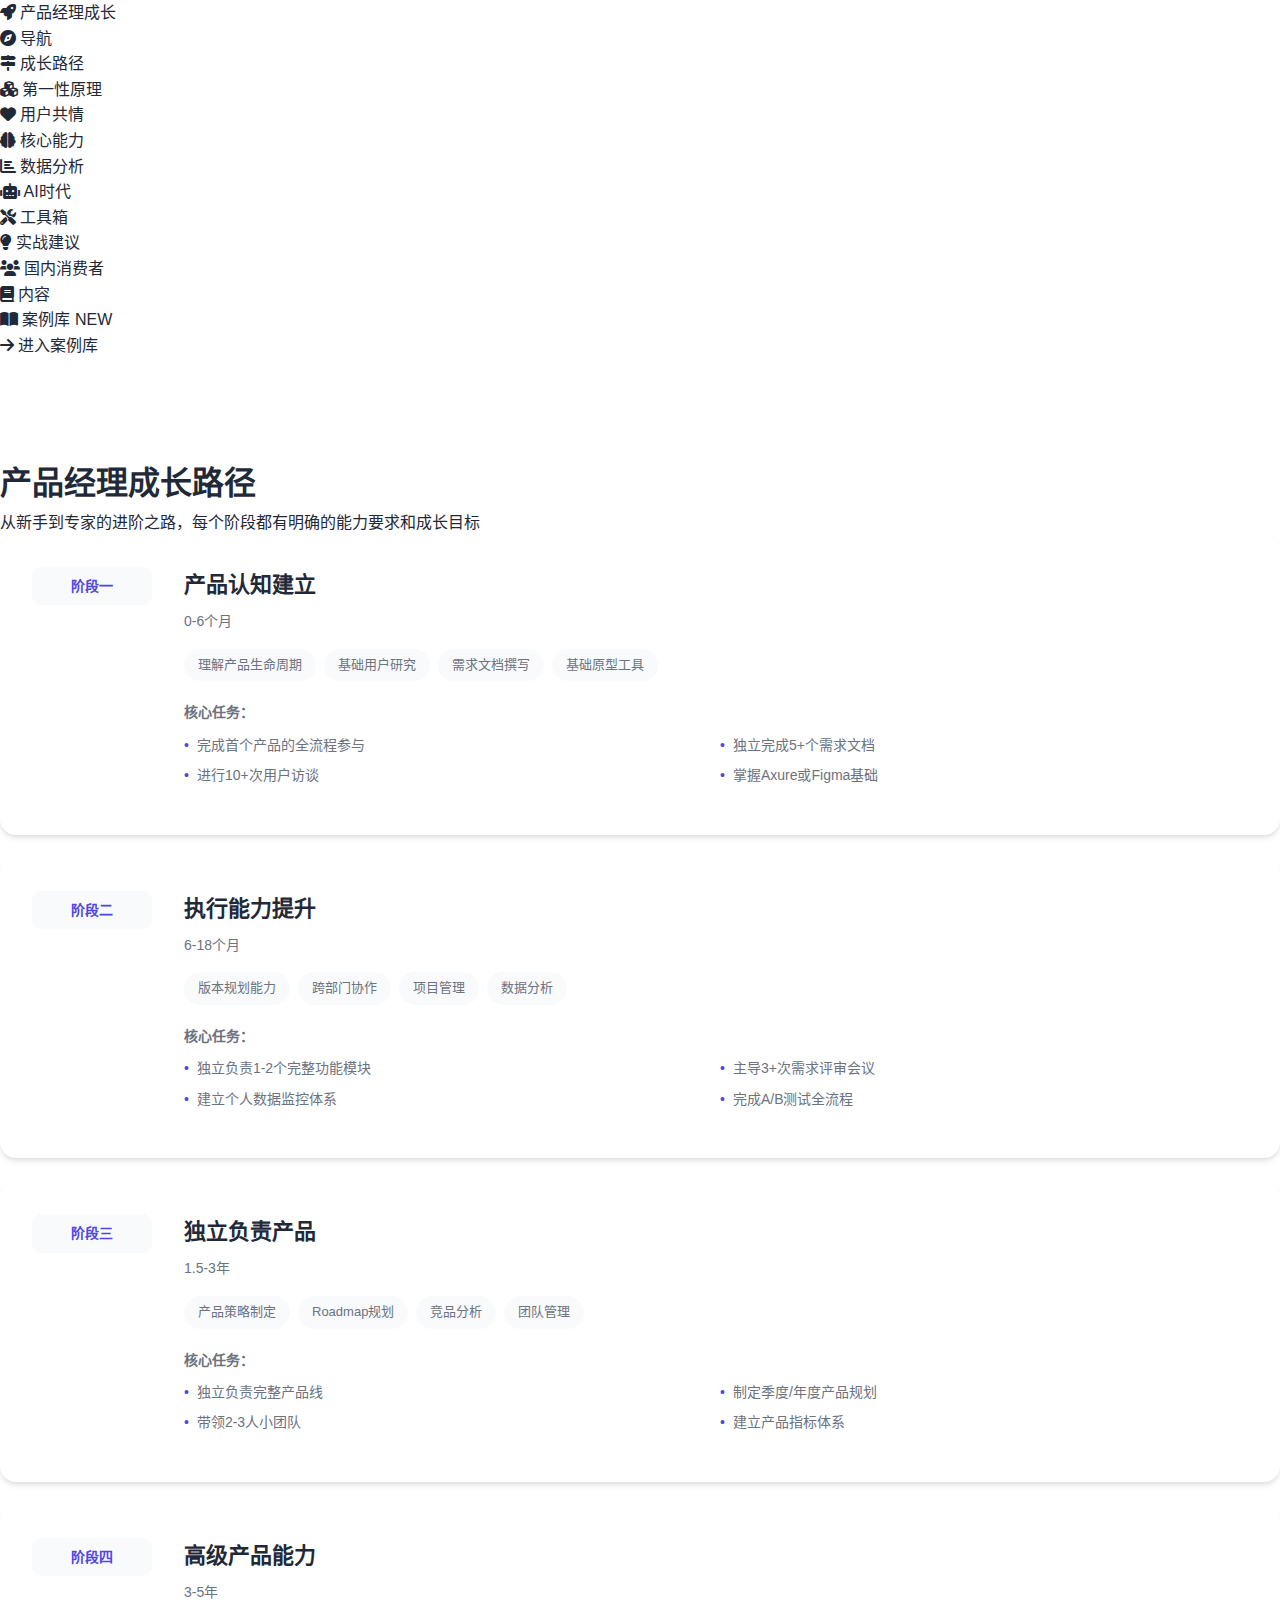
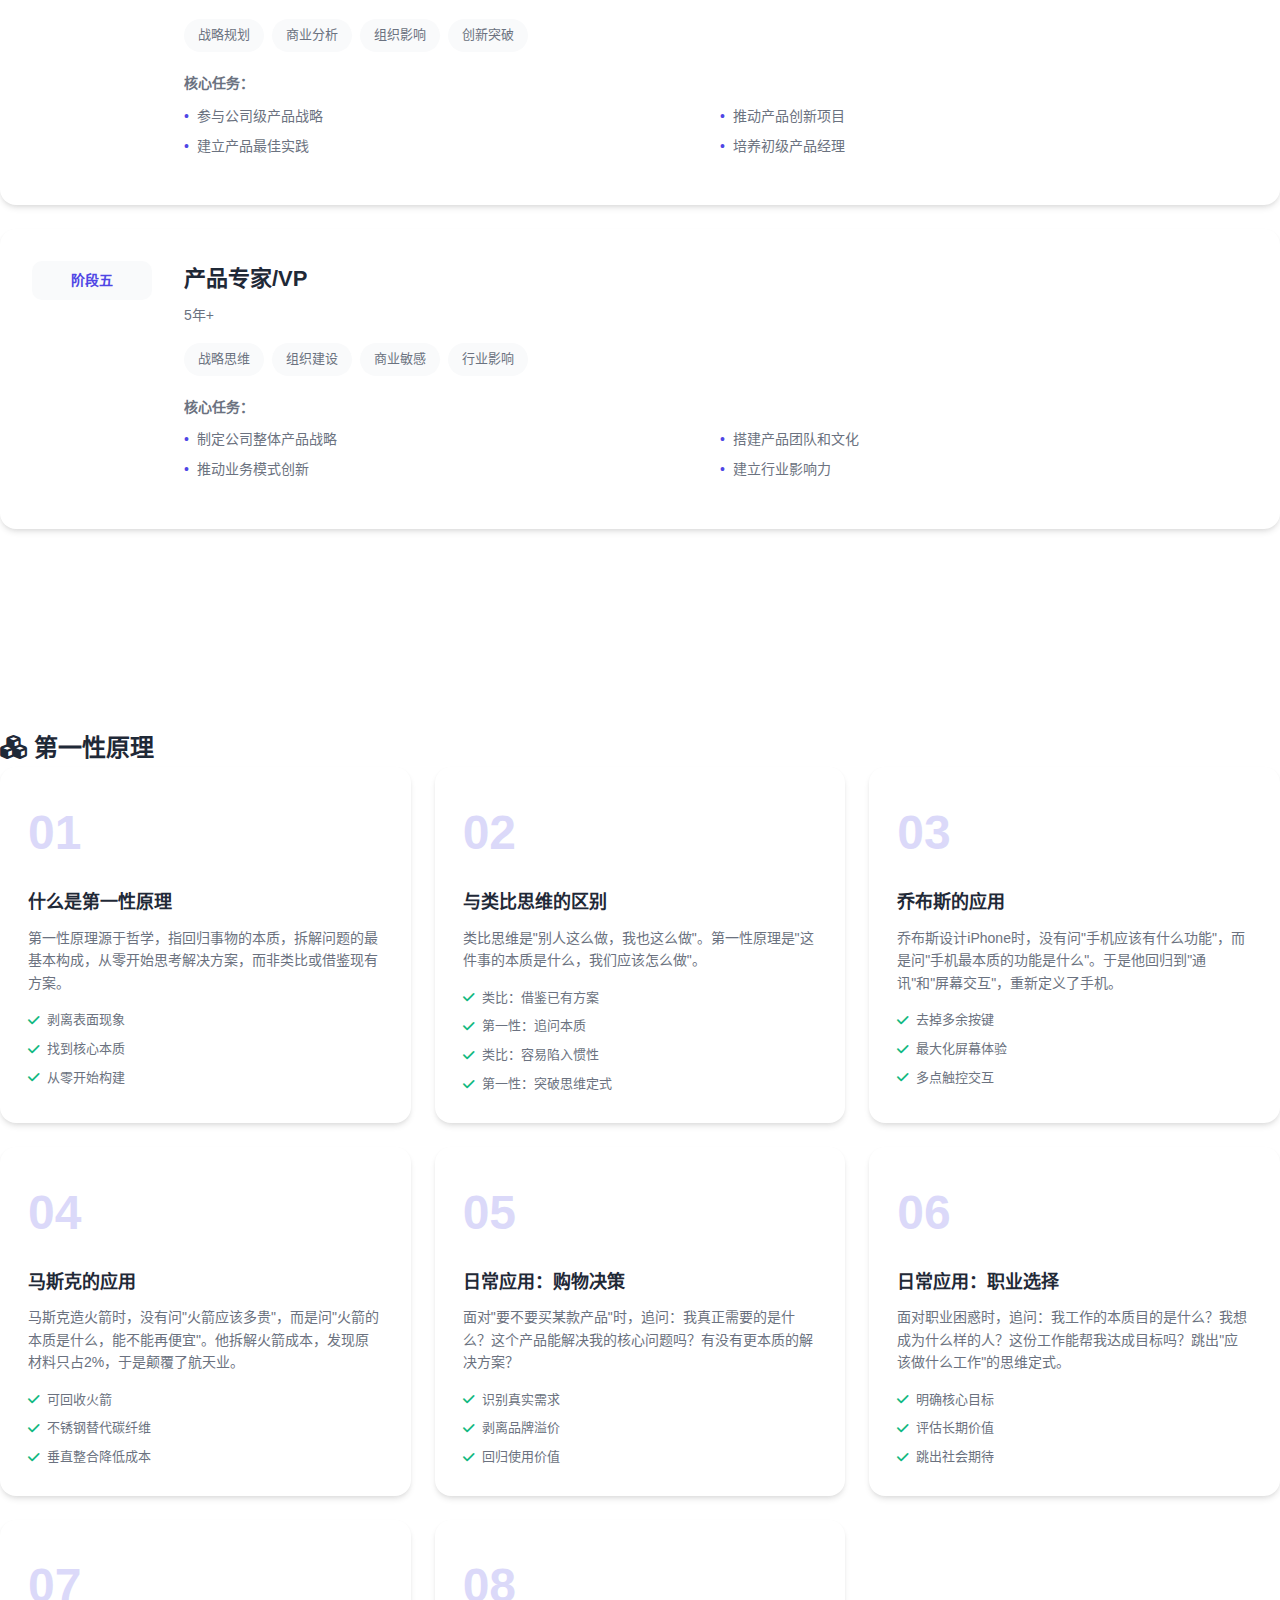
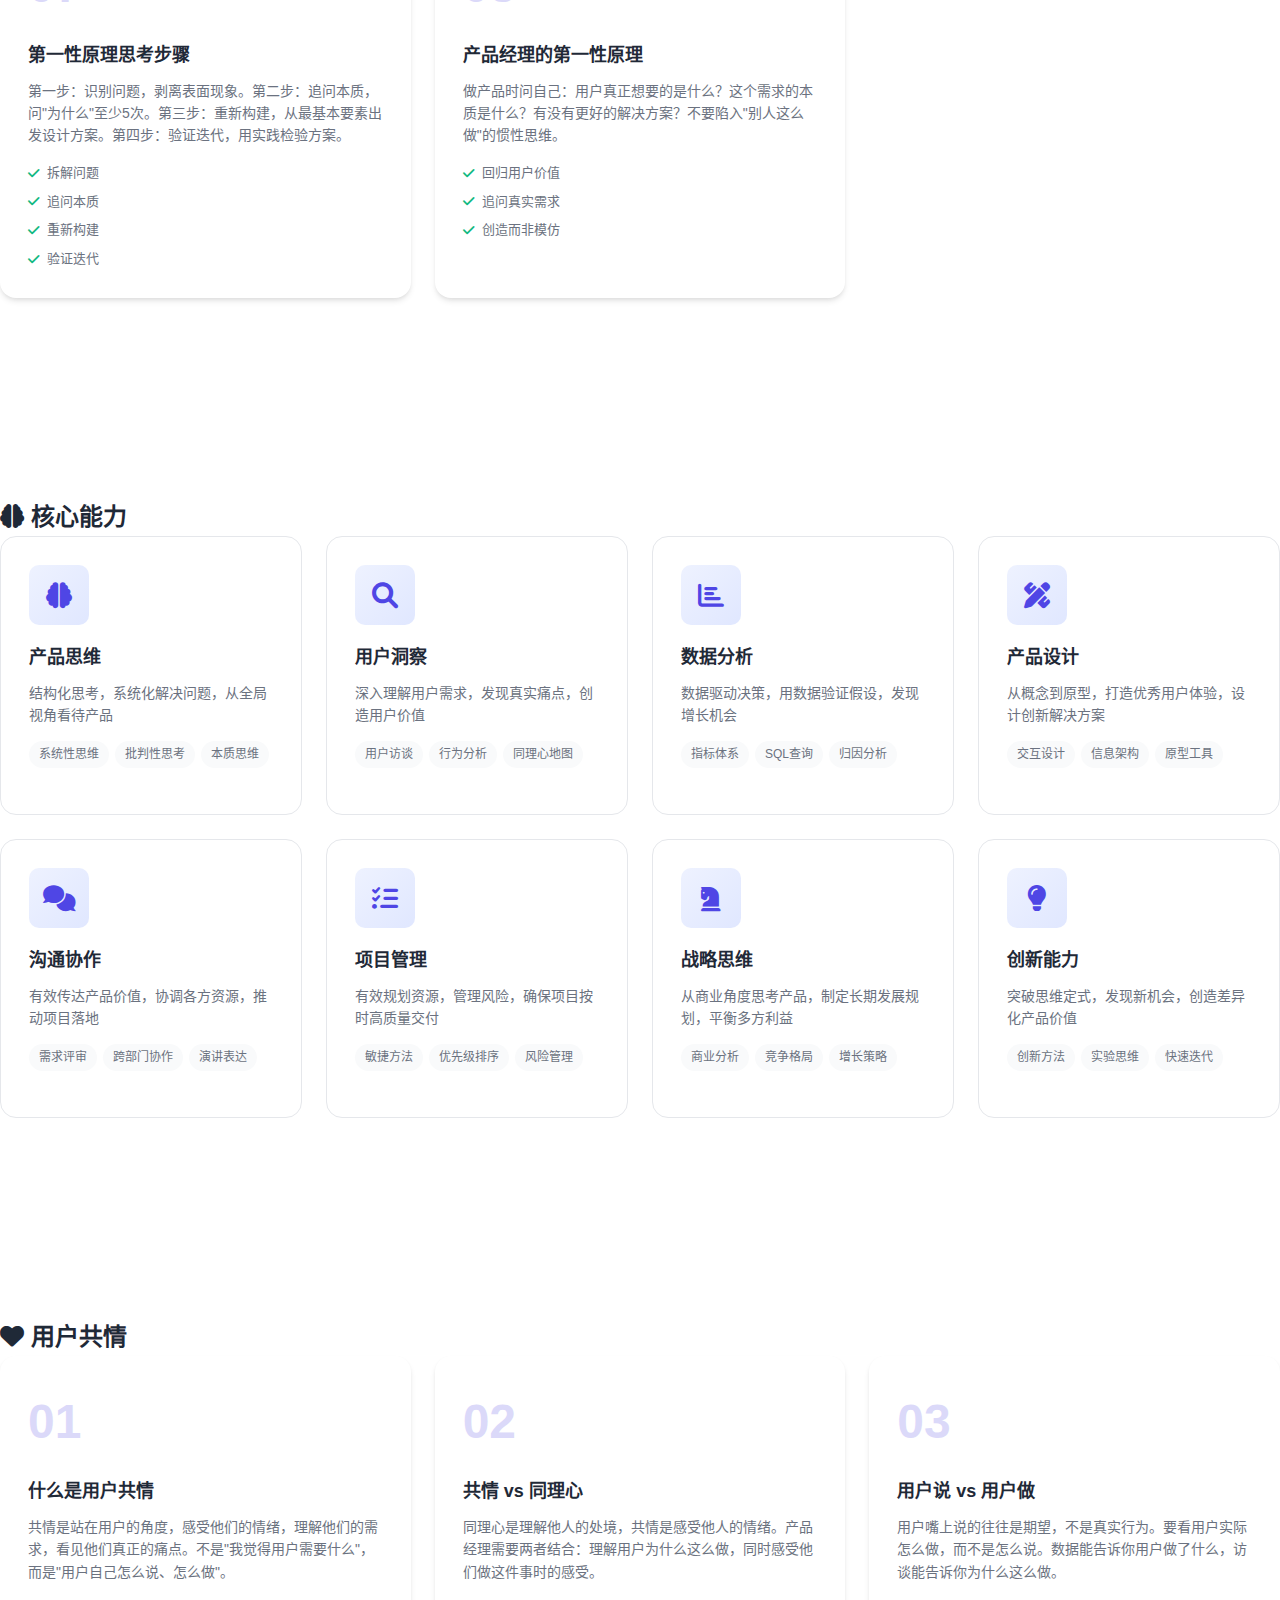
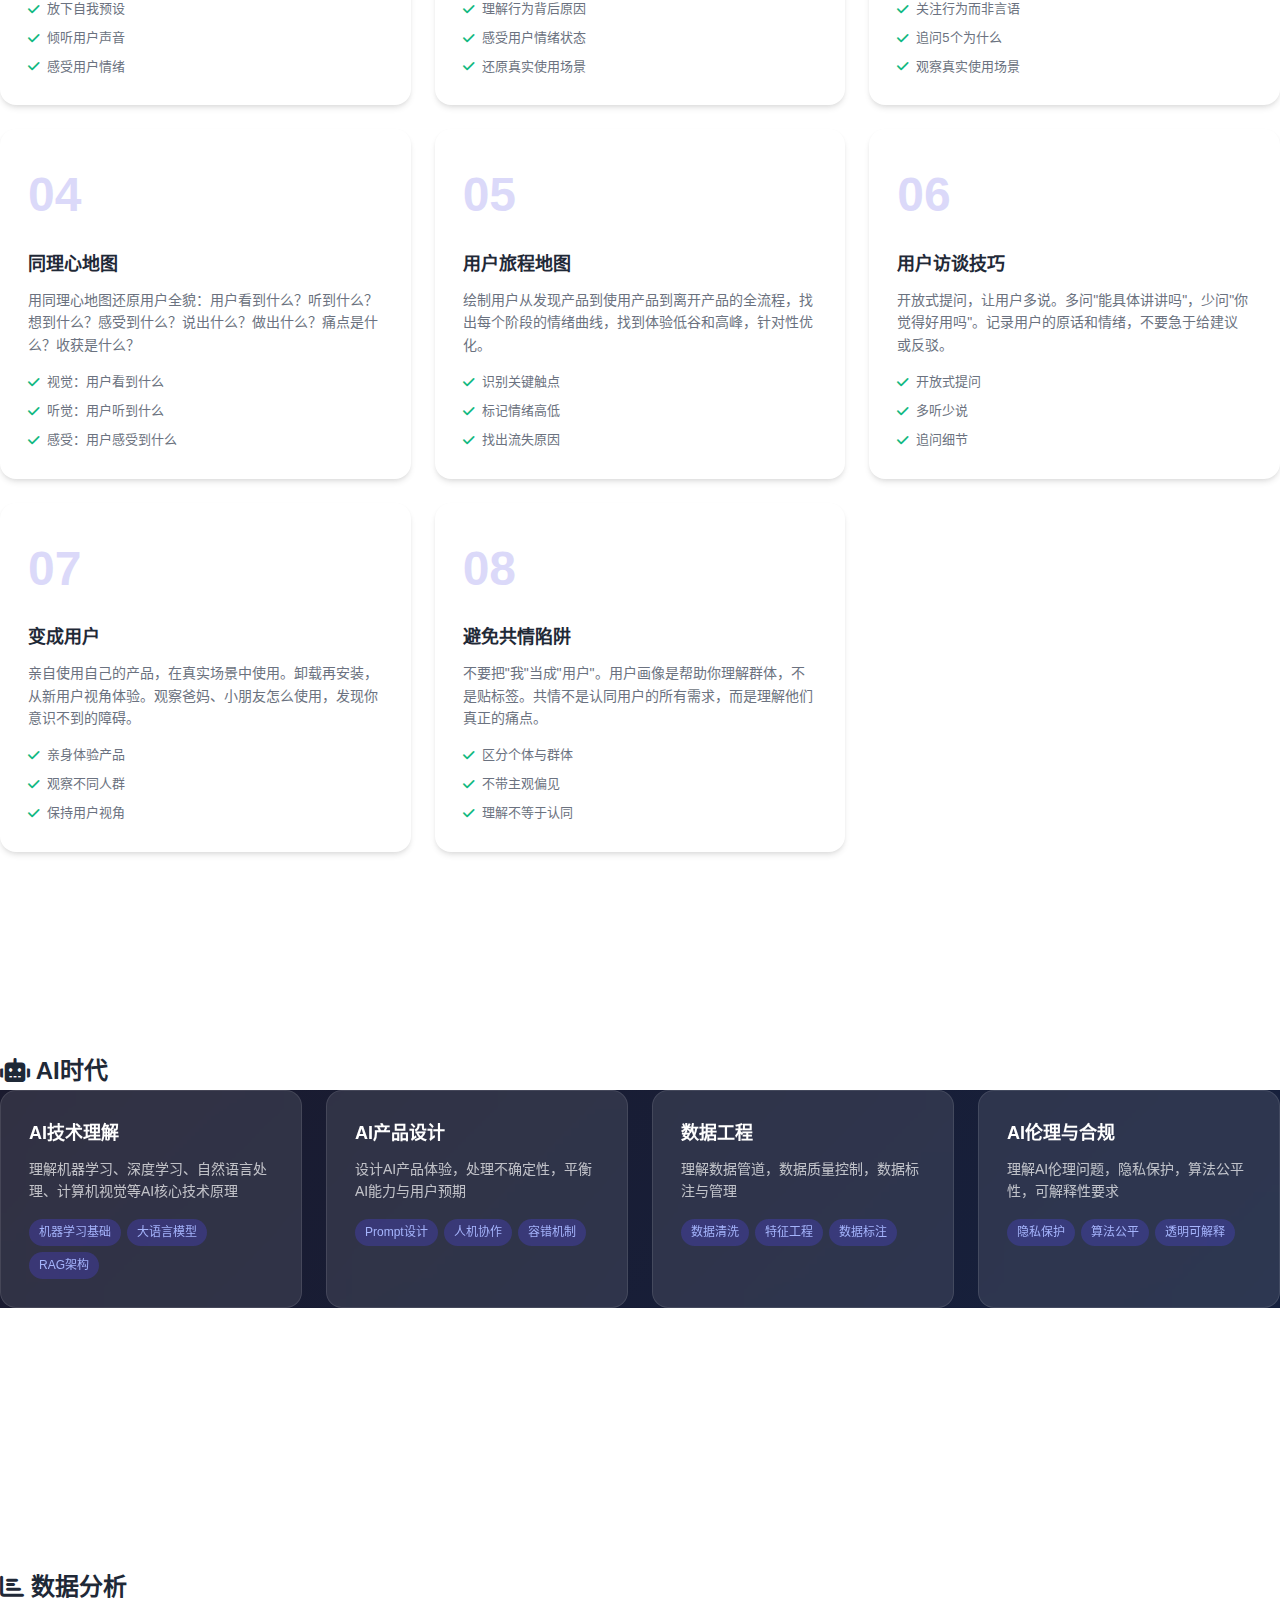
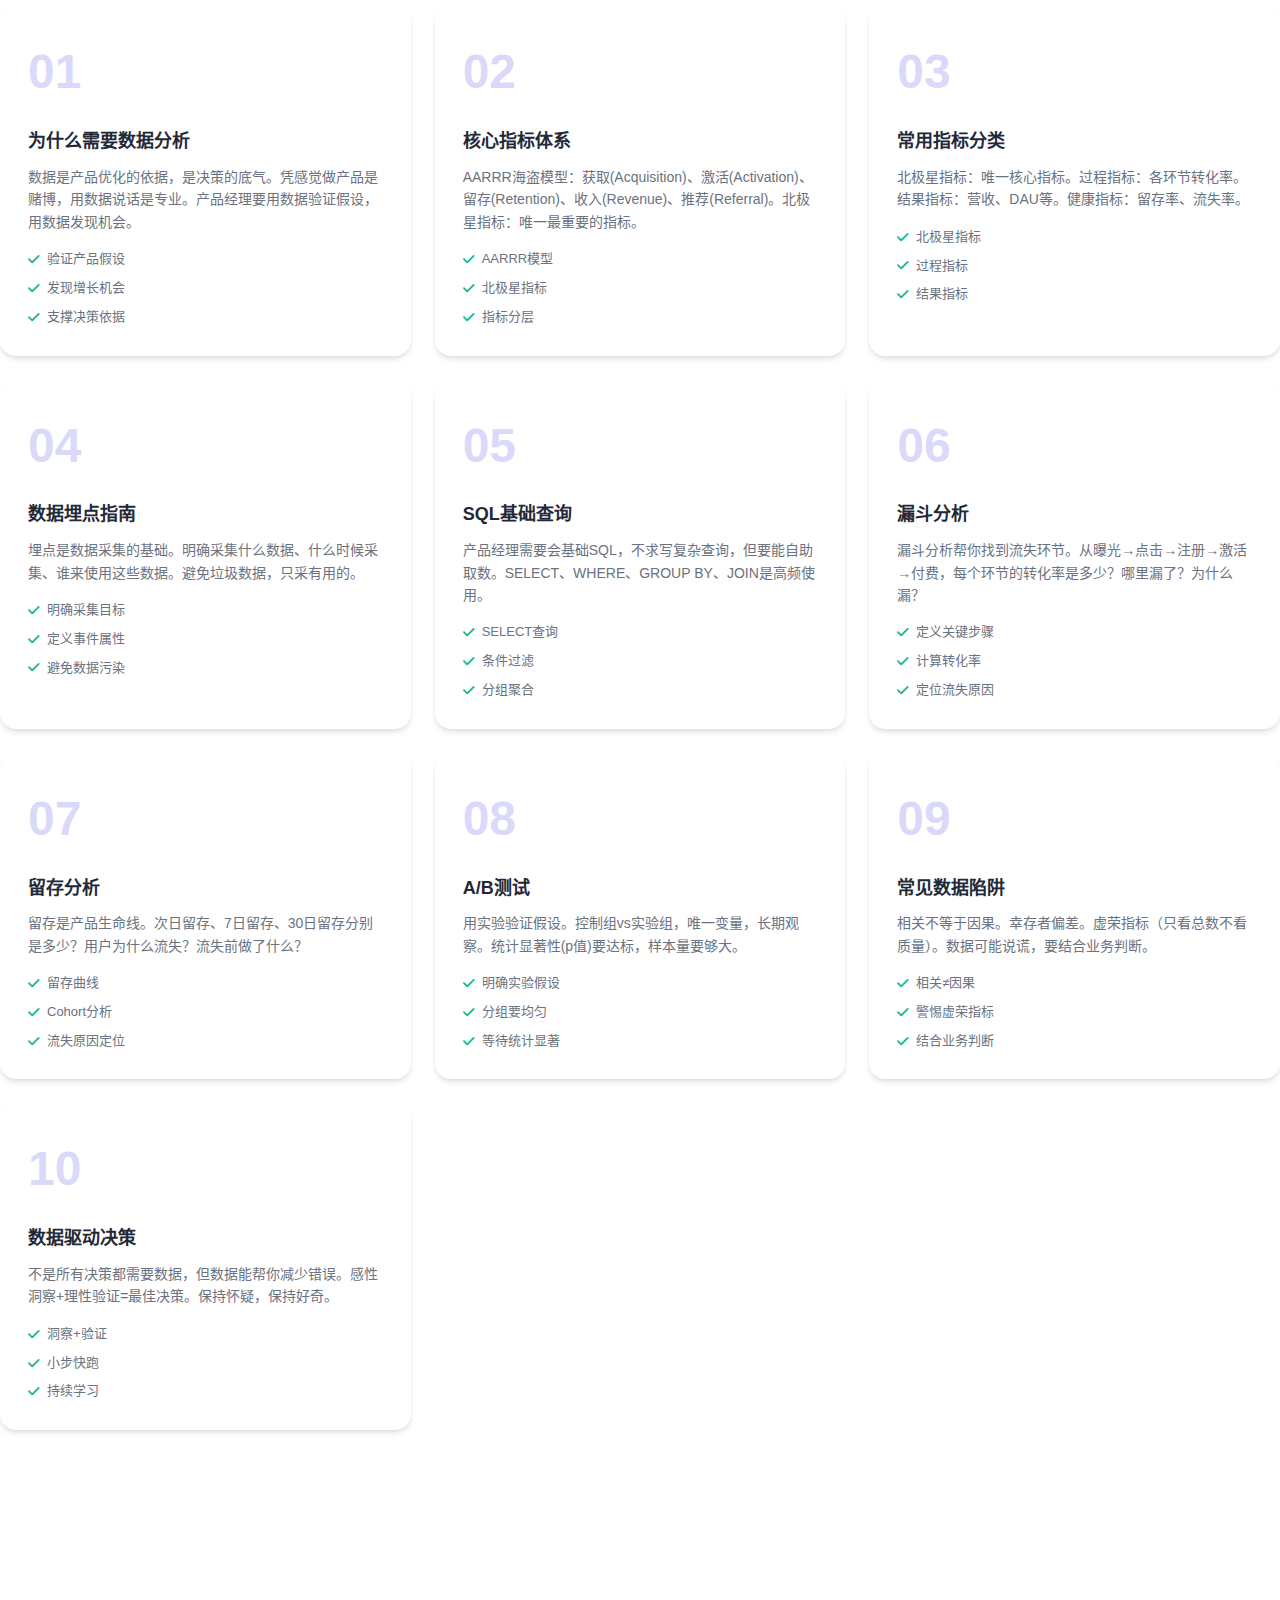
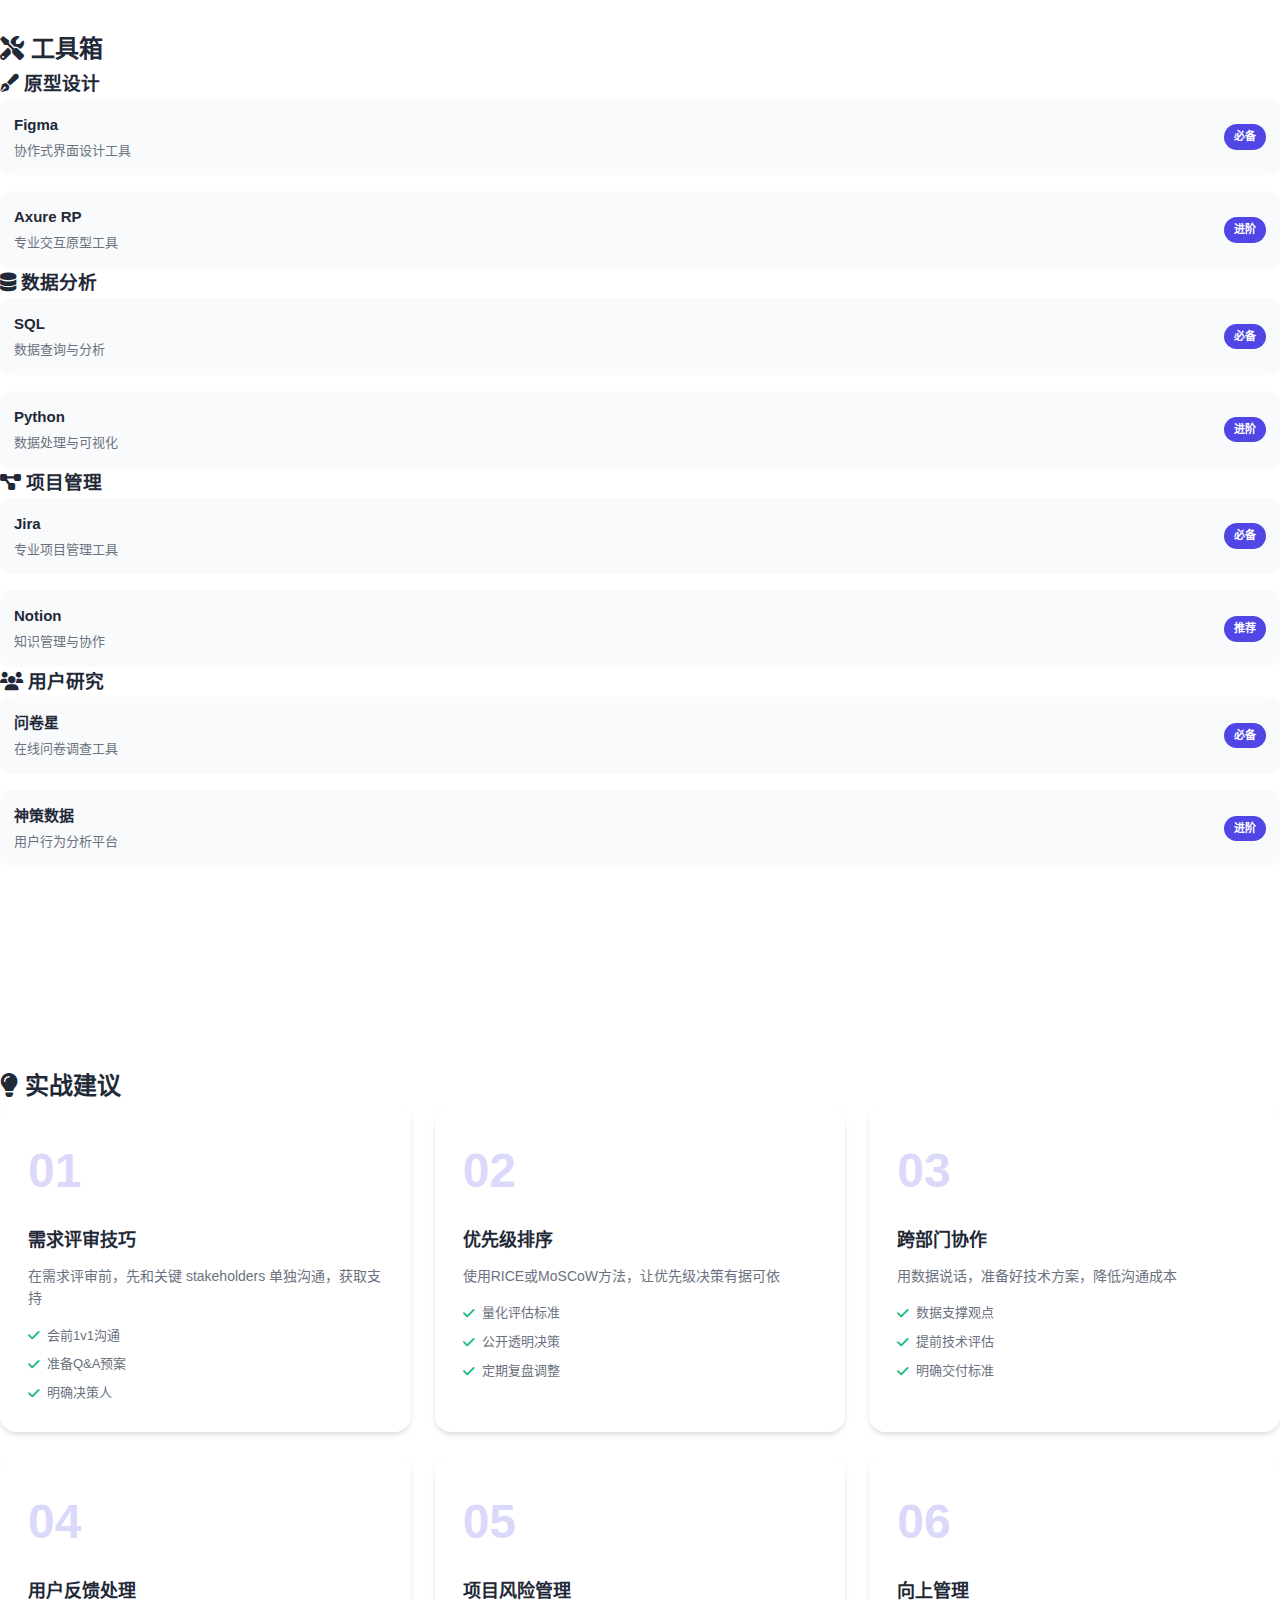
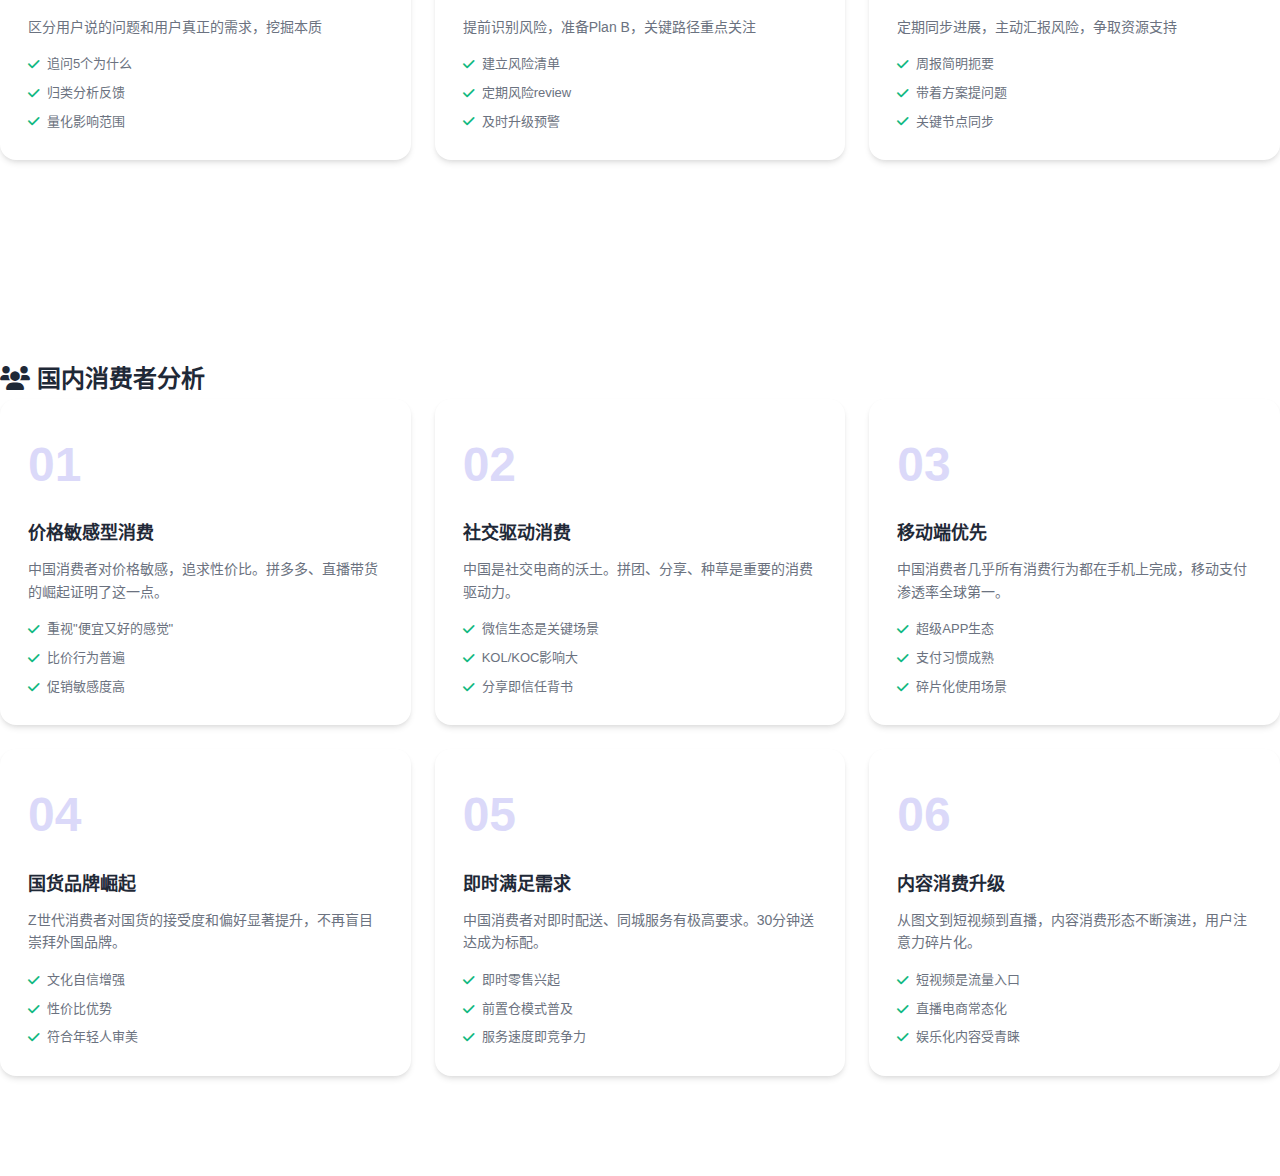
<file: index.html>
<!DOCTYPE html>
<html lang="zh-CN">
<head>
    <meta charset="UTF-8">
    <meta name="viewport" content="width=device-width, initial-scale=1.0">
    <title>优秀产品经理成长指南</title>
    <link rel="stylesheet" href="assets/css/fontawesome.min.css">
    <link rel="stylesheet" href="styles.css">
</head>
<body>
    <div class="sidebar-layout">
        <aside class="sidebar">
            <div class="sidebar-header">
                <a href="index.html" class="sidebar-logo">
                    <i class="fas fa-rocket"></i>
                    <span>产品经理成长</span>
                </a>
            </div>
            
            <nav class="sidebar-nav">
                <div class="nav-section">
                    <div class="nav-section-title">
                        <i class="fas fa-compass"></i>
                        <span>导航</span>
                    </div>
                    <ul class="nav-tree">
                        <li class="nav-tree-item">
                            <a href="#roadmap" class="nav-tree-link">
                                <i class="fas fa-map-signs"></i>
                                <span>成长路径</span>
                            </a>
                        </li>
                        <li class="nav-tree-item">
                            <a href="#first-principle" class="nav-tree-link">
                                <i class="fas fa-cubes"></i>
                                <span>第一性原理</span>
                            </a>
                        </li>
                        <li class="nav-tree-item">
                            <a href="#empathy" class="nav-tree-link">
                                <i class="fas fa-heart"></i>
                                <span>用户共情</span>
                            </a>
                        </li>
                        <li class="nav-tree-item">
                            <a href="#skills" class="nav-tree-link">
                                <i class="fas fa-brain"></i>
                                <span>核心能力</span>
                            </a>
                        </li>
                        <li class="nav-tree-item">
                            <a href="#data-analysis" class="nav-tree-link active">
                                <i class="fas fa-chart-bar"></i>
                                <span>数据分析</span>
                            </a>
                        </li>
                        <li class="nav-tree-item">
                            <a href="#ai" class="nav-tree-link">
                                <i class="fas fa-robot"></i>
                                <span>AI时代</span>
                            </a>
                        </li>
                        <li class="nav-tree-item">
                            <a href="#tools" class="nav-tree-link">
                                <i class="fas fa-tools"></i>
                                <span>工具箱</span>
                            </a>
                        </li>
                        <li class="nav-tree-item">
                            <a href="#tips" class="nav-tree-link">
                                <i class="fas fa-lightbulb"></i>
                                <span>实战建议</span>
                            </a>
                        </li>
                        <li class="nav-tree-item">
                            <a href="#consumer" class="nav-tree-link">
                                <i class="fas fa-users"></i>
                                <span>国内消费者</span>
                            </a>
                        </li>
                    </ul>
                </div>
                
                <div class="nav-section">
                    <div class="nav-section-title">
                        <i class="fas fa-book"></i>
                        <span>内容</span>
                    </div>
                    <ul class="nav-tree">
                        <li class="nav-tree-item">
                            <a href="cases.html" class="nav-tree-link">
                                <i class="fas fa-book-open"></i>
                                <span>案例库</span>
                                <span class="nav-count new">NEW</span>
                            </a>
                        </li>
                    </ul>
                </div>
            </nav>
            
            <div class="sidebar-footer">
                <a href="cases.html" class="sidebar-link">
                    <i class="fas fa-arrow-right"></i>
                    <span>进入案例库</span>
                </a>
            </div>
        </aside>
        
        <main class="main-content">
            <div class="main-wrapper">
                <!-- 成长路径 -->
                <section id="roadmap" class="section">
                    <div class="page-header">
                        <h1>产品经理成长路径</h1>
                        <p>从新手到专家的进阶之路，每个阶段都有明确的能力要求和成长目标</p>
                    </div>
                    
                    <div class="roadmap-timeline">
                        <div class="roadmap-item">
                            <div class="roadmap-phase">阶段一</div>
                            <div class="roadmap-content">
                                <h3>产品认知建立</h3>
                                <p class="roadmap-duration">0-6个月</p>
                                <div class="roadmap-skills">
                                    <span class="skill-tag">理解产品生命周期</span>
                                    <span class="skill-tag">基础用户研究</span>
                                    <span class="skill-tag">需求文档撰写</span>
                                    <span class="skill-tag">基础原型工具</span>
                                </div>
                                <div class="roadmap-tasks">
                                    <h4>核心任务：</h4>
                                    <ul>
                                        <li>完成首个产品的全流程参与</li>
                                        <li>独立完成5+个需求文档</li>
                                        <li>进行10+次用户访谈</li>
                                        <li>掌握Axure或Figma基础</li>
                                    </ul>
                                </div>
                            </div>
                        </div>
                        
                        <div class="roadmap-item">
                            <div class="roadmap-phase">阶段二</div>
                            <div class="roadmap-content">
                                <h3>执行能力提升</h3>
                                <p class="roadmap-duration">6-18个月</p>
                                <div class="roadmap-skills">
                                    <span class="skill-tag">版本规划能力</span>
                                    <span class="skill-tag">跨部门协作</span>
                                    <span class="skill-tag">项目管理</span>
                                    <span class="skill-tag">数据分析</span>
                                </div>
                                <div class="roadmap-tasks">
                                    <h4>核心任务：</h4>
                                    <ul>
                                        <li>独立负责1-2个完整功能模块</li>
                                        <li>主导3+次需求评审会议</li>
                                        <li>建立个人数据监控体系</li>
                                        <li>完成A/B测试全流程</li>
                                    </ul>
                                </div>
                            </div>
                        </div>
                        
                        <div class="roadmap-item">
                            <div class="roadmap-phase">阶段三</div>
                            <div class="roadmap-content">
                                <h3>独立负责产品</h3>
                                <p class="roadmap-duration">1.5-3年</p>
                                <div class="roadmap-skills">
                                    <span class="skill-tag">产品策略制定</span>
                                    <span class="skill-tag">Roadmap规划</span>
                                    <span class="skill-tag">竞品分析</span>
                                    <span class="skill-tag">团队管理</span>
                                </div>
                                <div class="roadmap-tasks">
                                    <h4>核心任务：</h4>
                                    <ul>
                                        <li>独立负责完整产品线</li>
                                        <li>制定季度/年度产品规划</li>
                                        <li>带领2-3人小团队</li>
                                        <li>建立产品指标体系</li>
                                    </ul>
                                </div>
                            </div>
                        </div>
                        
                        <div class="roadmap-item">
                            <div class="roadmap-phase">阶段四</div>
                            <div class="roadmap-content">
                                <h3>高级产品能力</h3>
                                <p class="roadmap-duration">3-5年</p>
                                <div class="roadmap-skills">
                                    <span class="skill-tag">战略规划</span>
                                    <span class="skill-tag">商业分析</span>
                                    <span class="skill-tag">组织影响</span>
                                    <span class="skill-tag">创新突破</span>
                                </div>
                                <div class="roadmap-tasks">
                                    <h4>核心任务：</h4>
                                    <ul>
                                        <li>参与公司级产品战略</li>
                                        <li>推动产品创新项目</li>
                                        <li>建立产品最佳实践</li>
                                        <li>培养初级产品经理</li>
                                    </ul>
                                </div>
                            </div>
                        </div>
                        
                        <div class="roadmap-item">
                            <div class="roadmap-phase">阶段五</div>
                            <div class="roadmap-content">
                                <h3>产品专家/VP</h3>
                                <p class="roadmap-duration">5年+</p>
                                <div class="roadmap-skills">
                                    <span class="skill-tag">战略思维</span>
                                    <span class="skill-tag">组织建设</span>
                                    <span class="skill-tag">商业敏感</span>
                                    <span class="skill-tag">行业影响</span>
                                </div>
                                <div class="roadmap-tasks">
                                    <h4>核心任务：</h4>
                                    <ul>
                                        <li>制定公司整体产品战略</li>
                                        <li>搭建产品团队和文化</li>
                                        <li>推动业务模式创新</li>
                                        <li>建立行业影响力</li>
                                    </ul>
                                </div>
                            </div>
                        </div>
                    </div>
                </section>

                

                <!-- 第一性原理 -->
                <section id="first-principle" class="section">
                    <h2 class="section-title">
                        <i class="fas fa-cubes"></i>
                        第一性原理
                    </h2>
                    <div class="tips-grid">
                        <div class="tip-card">
                            <div class="tip-number">01</div>
                            <h3>什么是第一性原理</h3>
                            <p>第一性原理源于哲学，指回归事物的本质，拆解问题的最基本构成，从零开始思考解决方案，而非类比或借鉴现有方案。</p>
                            <div class="tip-actions">
                                <span><i class="fas fa-check"></i> 剥离表面现象</span>
                                <span><i class="fas fa-check"></i> 找到核心本质</span>
                                <span><i class="fas fa-check"></i> 从零开始构建</span>
                            </div>
                        </div>

                        <div class="tip-card">
                            <div class="tip-number">02</div>
                            <h3>与类比思维的区别</h3>
                            <p>类比思维是"别人这么做，我也这么做"。第一性原理是"这件事的本质是什么，我们应该怎么做"。</p>
                            <div class="tip-actions">
                                <span><i class="fas fa-check"></i> 类比：借鉴已有方案</span>
                                <span><i class="fas fa-check"></i> 第一性：追问本质</span>
                                <span><i class="fas fa-check"></i> 类比：容易陷入惯性</span>
                                <span><i class="fas fa-check"></i> 第一性：突破思维定式</span>
                            </div>
                        </div>

                        <div class="tip-card">
                            <div class="tip-number">03</div>
                            <h3>乔布斯的应用</h3>
                            <p>乔布斯设计iPhone时，没有问"手机应该有什么功能"，而是问"手机最本质的功能是什么"。于是他回归到"通讯"和"屏幕交互"，重新定义了手机。</p>
                            <div class="tip-actions">
                                <span><i class="fas fa-check"></i> 去掉多余按键</span>
                                <span><i class="fas fa-check"></i> 最大化屏幕体验</span>
                                <span><i class="fas fa-check"></i> 多点触控交互</span>
                            </div>
                        </div>

                        <div class="tip-card">
                            <div class="tip-number">04</div>
                            <h3>马斯克的应用</h3>
                            <p>马斯克造火箭时，没有问"火箭应该多贵"，而是问"火箭的本质是什么，能不能再便宜"。他拆解火箭成本，发现原材料只占2%，于是颠覆了航天业。</p>
                            <div class="tip-actions">
                                <span><i class="fas fa-check"></i> 可回收火箭</span>
                                <span><i class="fas fa-check"></i> 不锈钢替代碳纤维</span>
                                <span><i class="fas fa-check"></i> 垂直整合降低成本</span>
                            </div>
                        </div>

                        <div class="tip-card">
                            <div class="tip-number">05</div>
                            <h3>日常应用：购物决策</h3>
                            <p>面对"要不要买某款产品"时，追问：我真正需要的是什么？这个产品能解决我的核心问题吗？有没有更本质的解决方案？</p>
                            <div class="tip-actions">
                                <span><i class="fas fa-check"></i> 识别真实需求</span>
                                <span><i class="fas fa-check"></i> 剥离品牌溢价</span>
                                <span><i class="fas fa-check"></i> 回归使用价值</span>
                            </div>
                        </div>

                        <div class="tip-card">
                            <div class="tip-number">06</div>
                            <h3>日常应用：职业选择</h3>
                            <p>面对职业困惑时，追问：我工作的本质目的是什么？我想成为什么样的人？这份工作能帮我达成目标吗？跳出"应该做什么工作"的思维定式。</p>
                            <div class="tip-actions">
                                <span><i class="fas fa-check"></i> 明确核心目标</span>
                                <span><i class="fas fa-check"></i> 评估长期价值</span>
                                <span><i class="fas fa-check"></i> 跳出社会期待</span>
                            </div>
                        </div>

                        <div class="tip-card">
                            <div class="tip-number">07</div>
                            <h3>第一性原理思考步骤</h3>
                            <p>第一步：识别问题，剥离表面现象。第二步：追问本质，问"为什么"至少5次。第三步：重新构建，从最基本要素出发设计方案。第四步：验证迭代，用实践检验方案。</p>
                            <div class="tip-actions">
                                <span><i class="fas fa-check"></i> 拆解问题</span>
                                <span><i class="fas fa-check"></i> 追问本质</span>
                                <span><i class="fas fa-check"></i> 重新构建</span>
                                <span><i class="fas fa-check"></i> 验证迭代</span>
                            </div>
                        </div>

                        <div class="tip-card">
                            <div class="tip-number">08</div>
                            <h3>产品经理的第一性原理</h3>
                            <p>做产品时问自己：用户真正想要的是什么？这个需求的本质是什么？有没有更好的解决方案？不要陷入"别人这么做"的惯性思维。</p>
                            <div class="tip-actions">
                                <span><i class="fas fa-check"></i> 回归用户价值</span>
                                <span><i class="fas fa-check"></i> 追问真实需求</span>
                                <span><i class="fas fa-check"></i> 创造而非模仿</span>
                            </div>
                        </div>
                    </div>
                </section>

                <!-- 核心能力 -->
                <section id="skills" class="section">
                    <h2 class="section-title">
                        <i class="fas fa-brain"></i>
                        核心能力
                    </h2>
                    <div class="skills-grid">
                        <div class="skill-card">
                            <div class="skill-icon"><i class="fas fa-brain"></i></div>
                            <h3>产品思维</h3>
                            <p>结构化思考，系统化解决问题，从全局视角看待产品</p>
                            <div class="skill-tags">
                                <span>系统性思维</span>
                                <span>批判性思考</span>
                                <span>本质思维</span>
                            </div>
                        </div>
                        
                        <div class="skill-card">
                            <div class="skill-icon"><i class="fas fa-search"></i></div>
                            <h3>用户洞察</h3>
                            <p>深入理解用户需求，发现真实痛点，创造用户价值</p>
                            <div class="skill-tags">
                                <span>用户访谈</span>
                                <span>行为分析</span>
                                <span>同理心地图</span>
                            </div>
                        </div>
                        
                        <div class="skill-card">
                            <div class="skill-icon"><i class="fas fa-chart-bar"></i></div>
                            <h3>数据分析</h3>
                            <p>数据驱动决策，用数据验证假设，发现增长机会</p>
                            <div class="skill-tags">
                                <span>指标体系</span>
                                <span>SQL查询</span>
                                <span>归因分析</span>
                            </div>
                        </div>
                        
                        <div class="skill-card">
                            <div class="skill-icon"><i class="fas fa-pencil-ruler"></i></div>
                            <h3>产品设计</h3>
                            <p>从概念到原型，打造优秀用户体验，设计创新解决方案</p>
                            <div class="skill-tags">
                                <span>交互设计</span>
                                <span>信息架构</span>
                                <span>原型工具</span>
                            </div>
                        </div>
                        
                        <div class="skill-card">
                            <div class="skill-icon"><i class="fas fa-comments"></i></div>
                            <h3>沟通协作</h3>
                            <p>有效传达产品价值，协调各方资源，推动项目落地</p>
                            <div class="skill-tags">
                                <span>需求评审</span>
                                <span>跨部门协作</span>
                                <span>演讲表达</span>
                            </div>
                        </div>
                        
                        <div class="skill-card">
                            <div class="skill-icon"><i class="fas fa-tasks"></i></div>
                            <h3>项目管理</h3>
                            <p>有效规划资源，管理风险，确保项目按时高质量交付</p>
                            <div class="skill-tags">
                                <span>敏捷方法</span>
                                <span>优先级排序</span>
                                <span>风险管理</span>
                            </div>
                        </div>
                        
                        <div class="skill-card">
                            <div class="skill-icon"><i class="fas fa-chess-knight"></i></div>
                            <h3>战略思维</h3>
                            <p>从商业角度思考产品，制定长期发展规划，平衡多方利益</p>
                            <div class="skill-tags">
                                <span>商业分析</span>
                                <span>竞争格局</span>
                                <span>增长策略</span>
                            </div>
                        </div>
                        
                        <div class="skill-card">
                            <div class="skill-icon"><i class="fas fa-lightbulb"></i></div>
                            <h3>创新能力</h3>
                            <p>突破思维定式，发现新机会，创造差异化产品价值</p>
                            <div class="skill-tags">
                                <span>创新方法</span>
                                <span>实验思维</span>
                                <span>快速迭代</span>
                            </div>
                        </div>
                    </div>
                </section>

                <!-- 用户共情 -->
                <section id="empathy" class="section">
                    <h2 class="section-title">
                        <i class="fas fa-heart"></i>
                        用户共情
                    </h2>
                    <div class="tips-grid">
                        <div class="tip-card">
                            <div class="tip-number">01</div>
                            <h3>什么是用户共情</h3>
                            <p>共情是站在用户的角度，感受他们的情绪，理解他们的需求，看见他们真正的痛点。不是"我觉得用户需要什么"，而是"用户自己怎么说、怎么做"。</p>
                            <div class="tip-actions">
                                <span><i class="fas fa-check"></i> 放下自我预设</span>
                                <span><i class="fas fa-check"></i> 倾听用户声音</span>
                                <span><i class="fas fa-check"></i> 感受用户情绪</span>
                            </div>
                        </div>

                        <div class="tip-card">
                            <div class="tip-number">02</div>
                            <h3>共情 vs 同理心</h3>
                            <p>同理心是理解他人的处境，共情是感受他人的情绪。产品经理需要两者结合：理解用户为什么这么做，同时感受他们做这件事时的感受。</p>
                            <div class="tip-actions">
                                <span><i class="fas fa-check"></i> 理解行为背后原因</span>
                                <span><i class="fas fa-check"></i> 感受用户情绪状态</span>
                                <span><i class="fas fa-check"></i> 还原真实使用场景</span>
                            </div>
                        </div>

                        <div class="tip-card">
                            <div class="tip-number">03</div>
                            <h3>用户说 vs 用户做</h3>
                            <p>用户嘴上说的往往是期望，不是真实行为。要看用户实际怎么做，而不是怎么说。数据能告诉你用户做了什么，访谈能告诉你为什么这么做。</p>
                            <div class="tip-actions">
                                <span><i class="fas fa-check"></i> 关注行为而非言语</span>
                                <span><i class="fas fa-check"></i> 追问5个为什么</span>
                                <span><i class="fas fa-check"></i> 观察真实使用场景</span>
                            </div>
                        </div>

                        <div class="tip-card">
                            <div class="tip-number">04</div>
                            <h3>同理心地图</h3>
                            <p>用同理心地图还原用户全貌：用户看到什么？听到什么？想到什么？感受到什么？说出什么？做出什么？痛点是什么？收获是什么？</p>
                            <div class="tip-actions">
                                <span><i class="fas fa-check"></i> 视觉：用户看到什么</span>
                                <span><i class="fas fa-check"></i> 听觉：用户听到什么</span>
                                <span><i class="fas fa-check"></i> 感受：用户感受到什么</span>
                            </div>
                        </div>

                        <div class="tip-card">
                            <div class="tip-number">05</div>
                            <h3>用户旅程地图</h3>
                            <p>绘制用户从发现产品到使用产品到离开产品的全流程，找出每个阶段的情绪曲线，找到体验低谷和高峰，针对性优化。</p>
                            <div class="tip-actions">
                                <span><i class="fas fa-check"></i> 识别关键触点</span>
                                <span><i class="fas fa-check"></i> 标记情绪高低</span>
                                <span><i class="fas fa-check"></i> 找出流失原因</span>
                            </div>
                        </div>

                        <div class="tip-card">
                            <div class="tip-number">06</div>
                            <h3>用户访谈技巧</h3>
                            <p>开放式提问，让用户多说。多问"能具体讲讲吗"，少问"你觉得好用吗"。记录用户的原话和情绪，不要急于给建议或反驳。</p>
                            <div class="tip-actions">
                                <span><i class="fas fa-check"></i> 开放式提问</span>
                                <span><i class="fas fa-check"></i> 多听少说</span>
                                <span><i class="fas fa-check"></i> 追问细节</span>
                            </div>
                        </div>

                        <div class="tip-card">
                            <div class="tip-number">07</div>
                            <h3>变成用户</h3>
                            <p>亲自使用自己的产品，在真实场景中使用。卸载再安装，从新用户视角体验。观察爸妈、小朋友怎么使用，发现你意识不到的障碍。</p>
                            <div class="tip-actions">
                                <span><i class="fas fa-check"></i> 亲身体验产品</span>
                                <span><i class="fas fa-check"></i> 观察不同人群</span>
                                <span><i class="fas fa-check"></i> 保持用户视角</span>
                            </div>
                        </div>

                        <div class="tip-card">
                            <div class="tip-number">08</div>
                            <h3>避免共情陷阱</h3>
                            <p>不要把"我"当成"用户"。用户画像是帮助你理解群体，不是贴标签。共情不是认同用户的所有需求，而是理解他们真正的痛点。</p>
                            <div class="tip-actions">
                                <span><i class="fas fa-check"></i> 区分个体与群体</span>
                                <span><i class="fas fa-check"></i> 不带主观偏见</span>
                                <span><i class="fas fa-check"></i> 理解不等于认同</span>
                            </div>
                        </div>
                    </div>
                </section>

                <!-- AI时代 -->
                <section id="ai" class="section">
                    <h2 class="section-title">
                        <i class="fas fa-robot"></i>
                        AI时代
                    </h2>
                    <div class="ai-section">
                        <div class="ai-grid">
                            <div class="ai-card">
                                <h3>AI技术理解</h3>
                                <p>理解机器学习、深度学习、自然语言处理、计算机视觉等AI核心技术原理</p>
                                <div class="ai-topics">
                                    <span>机器学习基础</span>
                                    <span>大语言模型</span>
                                    <span>RAG架构</span>
                                </div>
                            </div>
                            
                            <div class="ai-card">
                                <h3>AI产品设计</h3>
                                <p>设计AI产品体验，处理不确定性，平衡AI能力与用户预期</p>
                                <div class="ai-topics">
                                    <span>Prompt设计</span>
                                    <span>人机协作</span>
                                    <span>容错机制</span>
                                </div>
                            </div>
                            
                            <div class="ai-card">
                                <h3>数据工程</h3>
                                <p>理解数据管道，数据质量控制，数据标注与管理</p>
                                <div class="ai-topics">
                                    <span>数据清洗</span>
                                    <span>特征工程</span>
                                    <span>数据标注</span>
                                </div>
                            </div>
                            
                            <div class="ai-card">
                                <h3>AI伦理与合规</h3>
                                <p>理解AI伦理问题，隐私保护，算法公平性，可解释性要求</p>
                                <div class="ai-topics">
                                    <span>隐私保护</span>
                                    <span>算法公平</span>
                                    <span>透明可解释</span>
                                </div>
                            </div>
                        </div>
                    </div>
                </section>

                <!-- 数据分析 -->
                <section id="data-analysis" class="section">
                    <h2 class="section-title">
                        <i class="fas fa-chart-bar"></i>
                        数据分析
                    </h2>
                    <div class="tips-grid">
                        <div class="tip-card">
                            <div class="tip-number">01</div>
                            <h3>为什么需要数据分析</h3>
                            <p>数据是产品优化的依据，是决策的底气。凭感觉做产品是赌博，用数据说话是专业。产品经理要用数据验证假设，用数据发现机会。</p>
                            <div class="tip-actions">
                                <span><i class="fas fa-check"></i> 验证产品假设</span>
                                <span><i class="fas fa-check"></i> 发现增长机会</span>
                                <span><i class="fas fa-check"></i> 支撑决策依据</span>
                            </div>
                        </div>

                        <div class="tip-card">
                            <div class="tip-number">02</div>
                            <h3>核心指标体系</h3>
                            <p>AARRR海盗模型：获取(Acquisition)、激活(Activation)、留存(Retention)、收入(Revenue)、推荐(Referral)。北极星指标：唯一最重要的指标。</p>
                            <div class="tip-actions">
                                <span><i class="fas fa-check"></i> AARRR模型</span>
                                <span><i class="fas fa-check"></i> 北极星指标</span>
                                <span><i class="fas fa-check"></i> 指标分层</span>
                            </div>
                        </div>

                        <div class="tip-card">
                            <div class="tip-number">03</div>
                            <h3>常用指标分类</h3>
                            <p>北极星指标：唯一核心指标。过程指标：各环节转化率。结果指标：营收、DAU等。健康指标：留存率、流失率。</p>
                            <div class="tip-actions">
                                <span><i class="fas fa-check"></i> 北极星指标</span>
                                <span><i class="fas fa-check"></i> 过程指标</span>
                                <span><i class="fas fa-check"></i> 结果指标</span>
                            </div>
                        </div>

                        <div class="tip-card">
                            <div class="tip-number">04</div>
                            <h3>数据埋点指南</h3>
                            <p>埋点是数据采集的基础。明确采集什么数据、什么时候采集、谁来使用这些数据。避免垃圾数据，只采有用的。</p>
                            <div class="tip-actions">
                                <span><i class="fas fa-check"></i> 明确采集目标</span>
                                <span><i class="fas fa-check"></i> 定义事件属性</span>
                                <span><i class="fas fa-check"></i> 避免数据污染</span>
                            </div>
                        </div>

                        <div class="tip-card">
                            <div class="tip-number">05</div>
                            <h3>SQL基础查询</h3>
                            <p>产品经理需要会基础SQL，不求写复杂查询，但要能自助取数。SELECT、WHERE、GROUP BY、JOIN是高频使用。</p>
                            <div class="tip-actions">
                                <span><i class="fas fa-check"></i> SELECT查询</span>
                                <span><i class="fas fa-check"></i> 条件过滤</span>
                                <span><i class="fas fa-check"></i> 分组聚合</span>
                            </div>
                        </div>

                        <div class="tip-card">
                            <div class="tip-number">06</div>
                            <h3>漏斗分析</h3>
                            <p>漏斗分析帮你找到流失环节。从曝光→点击→注册→激活→付费，每个环节的转化率是多少？哪里漏了？为什么漏？</p>
                            <div class="tip-actions">
                                <span><i class="fas fa-check"></i> 定义关键步骤</span>
                                <span><i class="fas fa-check"></i> 计算转化率</span>
                                <span><i class="fas fa-check"></i> 定位流失原因</span>
                            </div>
                        </div>

                        <div class="tip-card">
                            <div class="tip-number">07</div>
                            <h3>留存分析</h3>
                            <p>留存是产品生命线。次日留存、7日留存、30日留存分别是多少？用户为什么流失？流失前做了什么？</p>
                            <div class="tip-actions">
                                <span><i class="fas fa-check"></i> 留存曲线</span>
                                <span><i class="fas fa-check"></i>  Cohort分析</span>
                                <span><i class="fas fa-check"></i> 流失原因定位</span>
                            </div>
                        </div>

                        <div class="tip-card">
                            <div class="tip-number">08</div>
                            <h3>A/B测试</h3>
                            <p>用实验验证假设。控制组vs实验组，唯一变量，长期观察。统计显著性(p值)要达标，样本量要够大。</p>
                            <div class="tip-actions">
                                <span><i class="fas fa-check"></i> 明确实验假设</span>
                                <span><i class="fas fa-check"></i> 分组要均匀</span>
                                <span><i class="fas fa-check"></i> 等待统计显著</span>
                            </div>
                        </div>

                        <div class="tip-card">
                            <div class="tip-number">09</div>
                            <h3>常见数据陷阱</h3>
                            <p>相关不等于因果。幸存者偏差。虚荣指标（只看总数不看质量）。数据可能说谎，要结合业务判断。</p>
                            <div class="tip-actions">
                                <span><i class="fas fa-check"></i> 相关≠因果</span>
                                <span><i class="fas fa-check"></i> 警惕虚荣指标</span>
                                <span><i class="fas fa-check"></i> 结合业务判断</span>
                            </div>
                        </div>

                        <div class="tip-card">
                            <div class="tip-number">10</div>
                            <h3>数据驱动决策</h3>
                            <p>不是所有决策都需要数据，但数据能帮你减少错误。感性洞察+理性验证=最佳决策。保持怀疑，保持好奇。</p>
                            <div class="tip-actions">
                                <span><i class="fas fa-check"></i> 洞察+验证</span>
                                <span><i class="fas fa-check"></i> 小步快跑</span>
                                <span><i class="fas fa-check"></i> 持续学习</span>
                            </div>
                        </div>
                    </div>
                </section>

                <!-- 工具箱 -->
                <section id="tools" class="section">
                    <h2 class="section-title">
                        <i class="fas fa-tools"></i>
                        工具箱
                    </h2>
                    <div class="tools-grid">
                        <div class="tool-card">
                            <h3><i class="fas fa-pen-fancy"></i> 原型设计</h3>
                            <div class="tool-list">
                                <div class="tool-item">
                                    <div>
                                        <h4>Figma</h4>
                                        <p>协作式界面设计工具</p>
                                    </div>
                                    <span class="tool-level">必备</span>
                                </div>
                                <div class="tool-item">
                                    <div>
                                        <h4>Axure RP</h4>
                                        <p>专业交互原型工具</p>
                                    </div>
                                    <span class="tool-level">进阶</span>
                                </div>
                            </div>
                        </div>
                        
                        <div class="tool-card">
                            <h3><i class="fas fa-database"></i> 数据分析</h3>
                            <div class="tool-list">
                                <div class="tool-item">
                                    <div>
                                        <h4>SQL</h4>
                                        <p>数据查询与分析</p>
                                    </div>
                                    <span class="tool-level">必备</span>
                                </div>
                                <div class="tool-item">
                                    <div>
                                        <h4>Python</h4>
                                        <p>数据处理与可视化</p>
                                    </div>
                                    <span class="tool-level">进阶</span>
                                </div>
                            </div>
                        </div>
                        
                        <div class="tool-card">
                            <h3><i class="fas fa-project-diagram"></i> 项目管理</h3>
                            <div class="tool-list">
                                <div class="tool-item">
                                    <div>
                                        <h4>Jira</h4>
                                        <p>专业项目管理工具</p>
                                    </div>
                                    <span class="tool-level">必备</span>
                                </div>
                                <div class="tool-item">
                                    <div>
                                        <h4>Notion</h4>
                                        <p>知识管理与协作</p>
                                    </div>
                                    <span class="tool-level">推荐</span>
                                </div>
                            </div>
                        </div>
                        
                        <div class="tool-card">
                            <h3><i class="fas fa-users"></i> 用户研究</h3>
                            <div class="tool-list">
                                <div class="tool-item">
                                    <div>
                                        <h4>问卷星</h4>
                                        <p>在线问卷调查工具</p>
                                    </div>
                                    <span class="tool-level">必备</span>
                                </div>
                                <div class="tool-item">
                                    <div>
                                        <h4>神策数据</h4>
                                        <p>用户行为分析平台</p>
                                    </div>
                                    <span class="tool-level">进阶</span>
                                </div>
                            </div>
                        </div>
                    </div>
                </section>
                
                <!-- 实战建议 -->
                <section id="tips" class="section">
                    <h2 class="section-title">
                        <i class="fas fa-lightbulb"></i>
                        实战建议
                    </h2>
                    <div class="tips-grid">
                        <div class="tip-card">
                            <div class="tip-number">01</div>
                            <h3>需求评审技巧</h3>
                            <p>在需求评审前，先和关键 stakeholders 单独沟通，获取支持</p>
                            <div class="tip-actions">
                                <span><i class="fas fa-check"></i> 会前1v1沟通</span>
                                <span><i class="fas fa-check"></i> 准备Q&A预案</span>
                                <span><i class="fas fa-check"></i> 明确决策人</span>
                            </div>
                        </div>
                        
                        <div class="tip-card">
                            <div class="tip-number">02</div>
                            <h3>优先级排序</h3>
                            <p>使用RICE或MoSCoW方法，让优先级决策有据可依</p>
                            <div class="tip-actions">
                                <span><i class="fas fa-check"></i> 量化评估标准</span>
                                <span><i class="fas fa-check"></i> 公开透明决策</span>
                                <span><i class="fas fa-check"></i> 定期复盘调整</span>
                            </div>
                        </div>
                        
                        <div class="tip-card">
                            <div class="tip-number">03</div>
                            <h3>跨部门协作</h3>
                            <p>用数据说话，准备好技术方案，降低沟通成本</p>
                            <div class="tip-actions">
                                <span><i class="fas fa-check"></i> 数据支撑观点</span>
                                <span><i class="fas fa-check"></i> 提前技术评估</span>
                                <span><i class="fas fa-check"></i> 明确交付标准</span>
                            </div>
                        </div>
                        
                        <div class="tip-card">
                            <div class="tip-number">04</div>
                            <h3>用户反馈处理</h3>
                            <p>区分用户说的问题和用户真正的需求，挖掘本质</p>
                            <div class="tip-actions">
                                <span><i class="fas fa-check"></i> 追问5个为什么</span>
                                <span><i class="fas fa-check"></i> 归类分析反馈</span>
                                <span><i class="fas fa-check"></i> 量化影响范围</span>
                            </div>
                        </div>
                        
                        <div class="tip-card">
                            <div class="tip-number">05</div>
                            <h3>项目风险管理</h3>
                            <p>提前识别风险，准备Plan B，关键路径重点关注</p>
                            <div class="tip-actions">
                                <span><i class="fas fa-check"></i> 建立风险清单</span>
                                <span><i class="fas fa-check"></i> 定期风险review</span>
                                <span><i class="fas fa-check"></i> 及时升级预警</span>
                            </div>
                        </div>
                        
                        <div class="tip-card">
                            <div class="tip-number">06</div>
                            <h3>向上管理</h3>
                            <p>定期同步进展，主动汇报风险，争取资源支持</p>
                            <div class="tip-actions">
                                <span><i class="fas fa-check"></i> 周报简明扼要</span>
                                <span><i class="fas fa-check"></i> 带着方案提问题</span>
                                <span><i class="fas fa-check"></i> 关键节点同步</span>
                            </div>
                        </div>
                    </div>
                </section>

                <!-- 国内消费者分析 -->
                <section id="consumer" class="section">
                    <h2 class="section-title">
                        <i class="fas fa-users"></i>
                        国内消费者分析
                    </h2>
                    <div class="tips-grid">
                        <div class="tip-card">
                            <div class="tip-number">01</div>
                            <h3>价格敏感型消费</h3>
                            <p>中国消费者对价格敏感，追求性价比。拼多多、直播带货的崛起证明了这一点。</p>
                            <div class="tip-actions">
                                <span><i class="fas fa-check"></i> 重视"便宜又好的感觉"</span>
                                <span><i class="fas fa-check"></i> 比价行为普遍</span>
                                <span><i class="fas fa-check"></i> 促销敏感度高</span>
                            </div>
                        </div>

                        <div class="tip-card">
                            <div class="tip-number">02</div>
                            <h3>社交驱动消费</h3>
                            <p>中国是社交电商的沃土。拼团、分享、种草是重要的消费驱动力。</p>
                            <div class="tip-actions">
                                <span><i class="fas fa-check"></i> 微信生态是关键场景</span>
                                <span><i class="fas fa-check"></i> KOL/KOC影响大</span>
                                <span><i class="fas fa-check"></i> 分享即信任背书</span>
                            </div>
                        </div>

                        <div class="tip-card">
                            <div class="tip-number">03</div>
                            <h3>移动端优先</h3>
                            <p>中国消费者几乎所有消费行为都在手机上完成，移动支付渗透率全球第一。</p>
                            <div class="tip-actions">
                                <span><i class="fas fa-check"></i> 超级APP生态</span>
                                <span><i class="fas fa-check"></i> 支付习惯成熟</span>
                                <span><i class="fas fa-check"></i> 碎片化使用场景</span>
                            </div>
                        </div>

                        <div class="tip-card">
                            <div class="tip-number">04</div>
                            <h3>国货品牌崛起</h3>
                            <p>Z世代消费者对国货的接受度和偏好显著提升，不再盲目崇拜外国品牌。</p>
                            <div class="tip-actions">
                                <span><i class="fas fa-check"></i> 文化自信增强</span>
                                <span><i class="fas fa-check"></i> 性价比优势</span>
                                <span><i class="fas fa-check"></i> 符合年轻人审美</span>
                            </div>
                        </div>

                        <div class="tip-card">
                            <div class="tip-number">05</div>
                            <h3>即时满足需求</h3>
                            <p>中国消费者对即时配送、同城服务有极高要求。30分钟送达成为标配。</p>
                            <div class="tip-actions">
                                <span><i class="fas fa-check"></i> 即时零售兴起</span>
                                <span><i class="fas fa-check"></i> 前置仓模式普及</span>
                                <span><i class="fas fa-check"></i> 服务速度即竞争力</span>
                            </div>
                        </div>

                        <div class="tip-card">
                            <div class="tip-number">06</div>
                            <h3>内容消费升级</h3>
                            <p>从图文到短视频到直播，内容消费形态不断演进，用户注意力碎片化。</p>
                            <div class="tip-actions">
                                <span><i class="fas fa-check"></i> 短视频是流量入口</span>
                                <span><i class="fas fa-check"></i> 直播电商常态化</span>
                                <span><i class="fas fa-check"></i> 娱乐化内容受青睐</span>
                             </div>
                        </div>
                    </div>
                </section>
            </div>
        </main>
    </div>
</body>
</html>
</file>
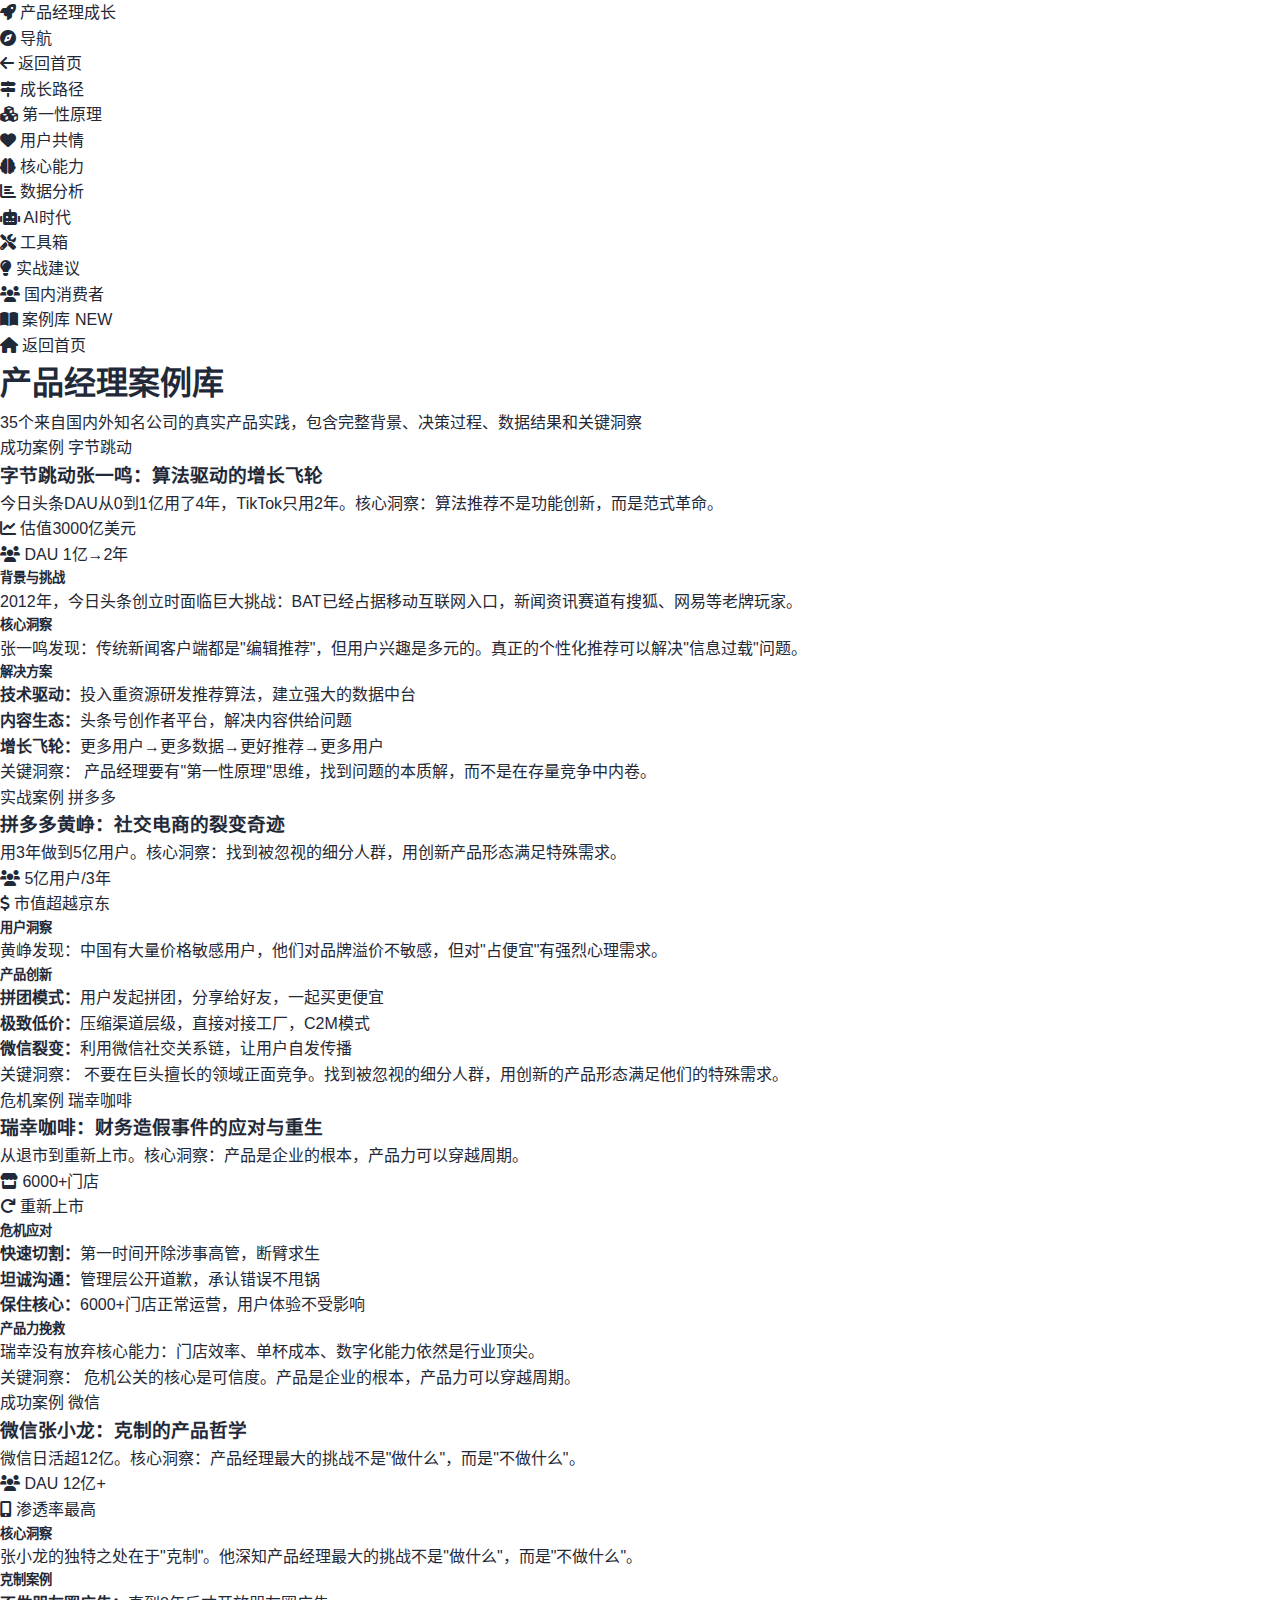
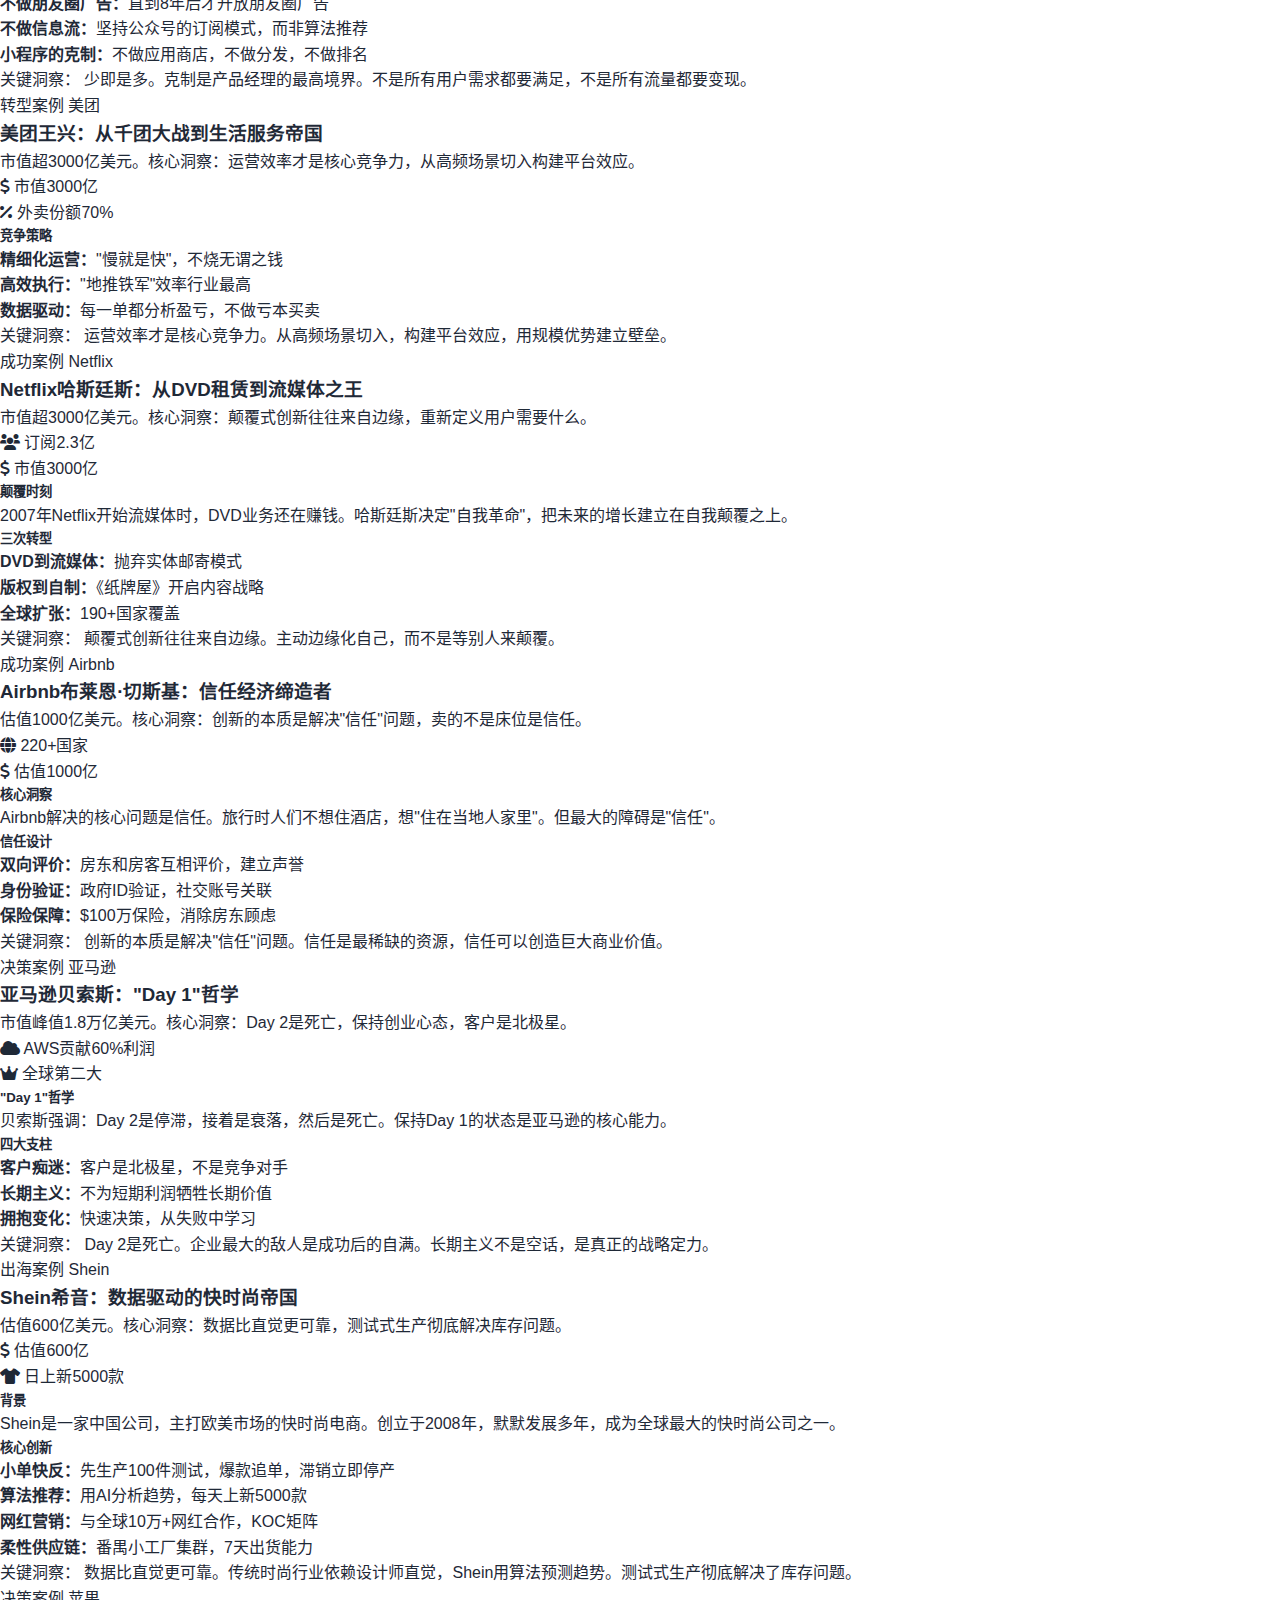
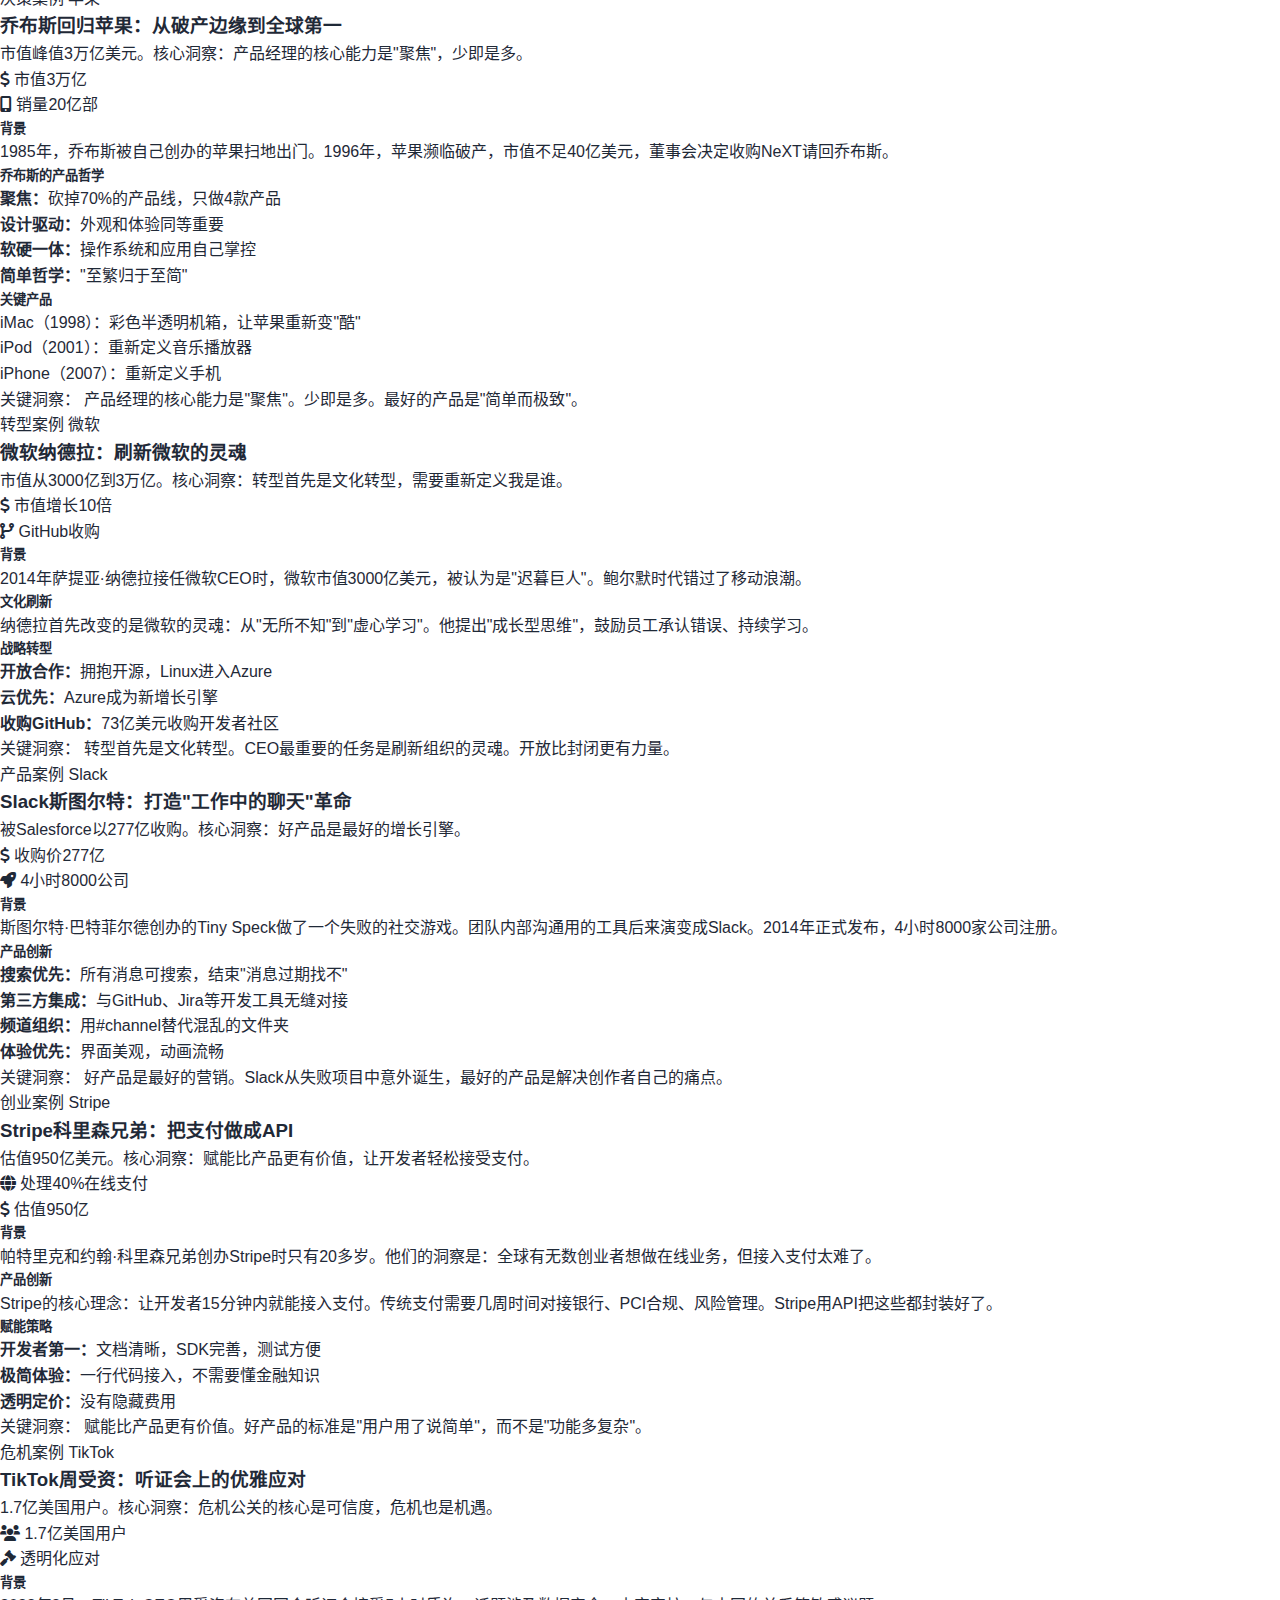
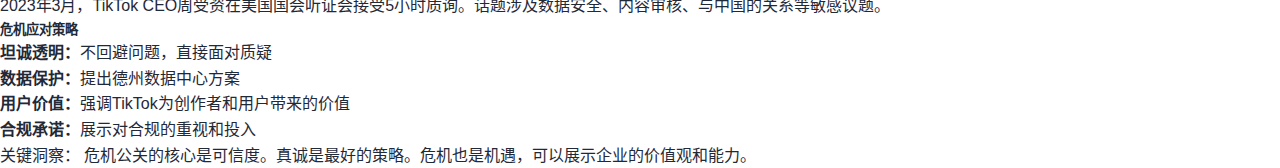
<file: cases.html>
<!DOCTYPE html>
<html lang="zh-CN">
<head>
    <meta charset="UTF-8">
    <meta name="viewport" content="width=device-width, initial-scale=1.0">
    <title>产品经理案例库 - 优秀产品经理成长指南</title>
    <link rel="stylesheet" href="assets/css/fontawesome.min.css">
    <link rel="stylesheet" href="styles.css">
</head>
<body>
    <div class="sidebar-layout">
        <aside class="sidebar">
            <div class="sidebar-header">
                <a href="index.html" class="sidebar-logo">
                    <i class="fas fa-rocket"></i>
                    <span>产品经理成长</span>
                </a>
            </div>
            
            <nav class="sidebar-nav">
                <div class="nav-section">
                    <div class="nav-section-title">
                        <i class="fas fa-compass"></i>
                        <span>导航</span>
                    </div>
                    <ul class="nav-tree">
                        <li class="nav-tree-item">
                            <a href="index.html" class="nav-tree-link">
                                <i class="fas fa-arrow-left"></i>
                                <span>返回首页</span>
                            </a>
                        </li>
                        <li class="nav-tree-item">
                            <a href="index.html#roadmap" class="nav-tree-link">
                                <i class="fas fa-map-signs"></i>
                                <span>成长路径</span>
                            </a>
                        </li>
                        <li class="nav-tree-item">
                            <a href="index.html#first-principle" class="nav-tree-link">
                                <i class="fas fa-cubes"></i>
                                <span>第一性原理</span>
                            </a>
                        </li>
                        <li class="nav-tree-item">
                            <a href="index.html#empathy" class="nav-tree-link">
                                <i class="fas fa-heart"></i>
                                <span>用户共情</span>
                            </a>
                        </li>
                        <li class="nav-tree-item">
                            <a href="index.html#skills" class="nav-tree-link">
                                <i class="fas fa-brain"></i>
                                <span>核心能力</span>
                            </a>
                        </li>
                        <li class="nav-tree-item">
                            <a href="index.html#data-analysis" class="nav-tree-link">
                                <i class="fas fa-chart-bar"></i>
                                <span>数据分析</span>
                            </a>
                        </li>
                        <li class="nav-tree-item">
                            <a href="index.html#ai" class="nav-tree-link">
                                <i class="fas fa-robot"></i>
                                <span>AI时代</span>
                            </a>
                        </li>
                        <li class="nav-tree-item">
                            <a href="index.html#tools" class="nav-tree-link">
                                <i class="fas fa-tools"></i>
                                <span>工具箱</span>
                            </a>
                        </li>
                        <li class="nav-tree-item">
                            <a href="index.html#tips" class="nav-tree-link">
                                <i class="fas fa-lightbulb"></i>
                                <span>实战建议</span>
                            </a>
                        </li>
                        <li class="nav-tree-item">
                            <a href="index.html#consumer" class="nav-tree-link">
                                <i class="fas fa-users"></i>
                                <span>国内消费者</span>
                            </a>
                        </li>
                        <li class="nav-tree-item">
                            <a href="cases.html" class="nav-tree-link active">
                                <i class="fas fa-book-open"></i>
                                <span>案例库</span>
                                <span class="nav-count new">NEW</span>
                            </a>
                        </li>
                    </ul>
                </div>
            </nav>
            
            <div class="sidebar-footer">
                <a href="index.html" class="sidebar-link">
                    <i class="fas fa-home"></i>
                    <span>返回首页</span>
                </a>
            </div>
        </aside>
        
        <main class="main-content">
            <div class="main-wrapper">
                <div class="page-header">
                    <h1>产品经理案例库</h1>
                    <p>35个来自国内外知名公司的真实产品实践，包含完整背景、决策过程、数据结果和关键洞察</p>
                </div>
                
                <div class="cases-container">
                    <!-- 字节跳动 -->
                    <div class="case-card" id="case-1">
                        <div class="case-card-header">
                            <span class="case-tag success">成功案例</span>
                            <span class="case-company">字节跳动</span>
                        </div>
                        <h3>字节跳动张一鸣：算法驱动的增长飞轮</h3>
                        <p class="case-summary">今日头条DAU从0到1亿用了4年，TikTok只用2年。核心洞察：算法推荐不是功能创新，而是范式革命。</p>
                        <div class="case-highlights">
                            <div class="highlight">
                                <i class="fas fa-chart-line"></i>
                                <span>估值3000亿美元</span>
                            </div>
                            <div class="highlight">
                                <i class="fas fa-users"></i>
                                <span>DAU 1亿→2年</span>
                            </div>
                        </div>
                        <div class="case-content">
                            <div class="case-section">
                                <h5>背景与挑战</h5>
                                <p>2012年，今日头条创立时面临巨大挑战：BAT已经占据移动互联网入口，新闻资讯赛道有搜狐、网易等老牌玩家。</p>
                            </div>
                            <div class="case-section">
                                <h5>核心洞察</h5>
                                <p>张一鸣发现：传统新闻客户端都是"编辑推荐"，但用户兴趣是多元的。真正的个性化推荐可以解决"信息过载"问题。</p>
                            </div>
                            <div class="case-section">
                                <h5>解决方案</h5>
                                <ul>
                                    <li><strong>技术驱动：</strong>投入重资源研发推荐算法，建立强大的数据中台</li>
                                    <li><strong>内容生态：</strong>头条号创作者平台，解决内容供给问题</li>
                                    <li><strong>增长飞轮：</strong>更多用户→更多数据→更好推荐→更多用户</li>
                                </ul>
                            </div>
                            <div class="case-takeaway">
                                <span class="takeaway-label">关键洞察：</span>
                                <span>产品经理要有"第一性原理"思维，找到问题的本质解，而不是在存量竞争中内卷。</span>
                            </div>
                        </div>
                    </div>
                    
                    <!-- 拼多多 -->
                    <div class="case-card" id="case-2">
                        <div class="case-card-header">
                            <span class="case-tag info">实战案例</span>
                            <span class="case-company">拼多多</span>
                        </div>
                        <h3>拼多多黄峥：社交电商的裂变奇迹</h3>
                        <p class="case-summary">用3年做到5亿用户。核心洞察：找到被忽视的细分人群，用创新产品形态满足特殊需求。</p>
                        <div class="case-highlights">
                            <div class="highlight">
                                <i class="fas fa-users"></i>
                                <span>5亿用户/3年</span>
                            </div>
                            <div class="highlight">
                                <i class="fas fa-dollar-sign"></i>
                                <span>市值超越京东</span>
                            </div>
                        </div>
                        <div class="case-content">
                            <div class="case-section">
                                <h5>用户洞察</h5>
                                <p>黄峥发现：中国有大量价格敏感用户，他们对品牌溢价不敏感，但对"占便宜"有强烈心理需求。</p>
                            </div>
                            <div class="case-section">
                                <h5>产品创新</h5>
                                <ul>
                                    <li><strong>拼团模式：</strong>用户发起拼团，分享给好友，一起买更便宜</li>
                                    <li><strong>极致低价：</strong>压缩渠道层级，直接对接工厂，C2M模式</li>
                                    <li><strong>微信裂变：</strong>利用微信社交关系链，让用户自发传播</li>
                                </ul>
                            </div>
                            <div class="case-takeaway">
                                <span class="takeaway-label">关键洞察：</span>
                                <span>不要在巨头擅长的领域正面竞争。找到被忽视的细分人群，用创新的产品形态满足他们的特殊需求。</span>
                            </div>
                        </div>
                    </div>
                    
                    <!-- 瑞幸咖啡 -->
                    <div class="case-card" id="case-3">
                        <div class="case-card-header">
                            <span class="case-tag warning">危机案例</span>
                            <span class="case-company">瑞幸咖啡</span>
                        </div>
                        <h3>瑞幸咖啡：财务造假事件的应对与重生</h3>
                        <p class="case-summary">从退市到重新上市。核心洞察：产品是企业的根本，产品力可以穿越周期。</p>
                        <div class="case-highlights">
                            <div class="highlight">
                                <i class="fas fa-store"></i>
                                <span>6000+门店</span>
                            </div>
                            <div class="highlight">
                                <i class="fas fa-redo"></i>
                                <span>重新上市</span>
                            </div>
                        </div>
                        <div class="case-content">
                            <div class="case-section">
                                <h5>危机应对</h5>
                                <ul>
                                    <li><strong>快速切割：</strong>第一时间开除涉事高管，断臂求生</li>
                                    <li><strong>坦诚沟通：</strong>管理层公开道歉，承认错误不甩锅</li>
                                    <li><strong>保住核心：</strong>6000+门店正常运营，用户体验不受影响</li>
                                </ul>
                            </div>
                            <div class="case-section">
                                <h5>产品力挽救</h5>
                                <p>瑞幸没有放弃核心能力：门店效率、单杯成本、数字化能力依然是行业顶尖。</p>
                            </div>
                            <div class="case-takeaway">
                                <span class="takeaway-label">关键洞察：</span>
                                <span>危机公关的核心是可信度。产品是企业的根本，产品力可以穿越周期。</span>
                            </div>
                        </div>
                    </div>
                    
                    <!-- 微信 -->
                    <div class="case-card" id="case-4">
                        <div class="case-card-header">
                            <span class="case-tag success">成功案例</span>
                            <span class="case-company">微信</span>
                        </div>
                        <h3>微信张小龙：克制的产品哲学</h3>
                        <p class="case-summary">微信日活超12亿。核心洞察：产品经理最大的挑战不是"做什么"，而是"不做什么"。</p>
                        <div class="case-highlights">
                            <div class="highlight">
                                <i class="fas fa-users"></i>
                                <span>DAU 12亿+</span>
                            </div>
                            <div class="highlight">
                                <i class="fas fa-mobile-alt"></i>
                                <span>渗透率最高</span>
                            </div>
                        </div>
                        <div class="case-content">
                            <div class="case-section">
                                <h5>核心洞察</h5>
                                <p>张小龙的独特之处在于"克制"。他深知产品经理最大的挑战不是"做什么"，而是"不做什么"。</p>
                            </div>
                            <div class="case-section">
                                <h5>克制案例</h5>
                                <ul>
                                    <li><strong>不做朋友圈广告：</strong>直到8年后才开放朋友圈广告</li>
                                    <li><strong>不做信息流：</strong>坚持公众号的订阅模式，而非算法推荐</li>
                                    <li><strong>小程序的克制：</strong>不做应用商店，不做分发，不做排名</li>
                                </ul>
                            </div>
                            <div class="case-takeaway">
                                <span class="takeaway-label">关键洞察：</span>
                                <span>少即是多。克制是产品经理的最高境界。不是所有用户需求都要满足，不是所有流量都要变现。</span>
                            </div>
                        </div>
                    </div>
                    
                    <!-- 美团 -->
                    <div class="case-card" id="case-5">
                        <div class="case-card-header">
                            <span class="case-tag info">转型案例</span>
                            <span class="case-company">美团</span>
                        </div>
                        <h3>美团王兴：从千团大战到生活服务帝国</h3>
                        <p class="case-summary">市值超3000亿美元。核心洞察：运营效率才是核心竞争力，从高频场景切入构建平台效应。</p>
                        <div class="case-highlights">
                            <div class="highlight">
                                <i class="fas fa-dollar-sign"></i>
                                <span>市值3000亿</span>
                            </div>
                            <div class="highlight">
                                <i class="fas fa-percentage"></i>
                                <span>外卖份额70%</span>
                            </div>
                        </div>
                        <div class="case-content">
                            <div class="case-section">
                                <h5>竞争策略</h5>
                                <ul>
                                    <li><strong>精细化运营：</strong>"慢就是快"，不烧无谓之钱</li>
                                    <li><strong>高效执行：</strong>"地推铁军"效率行业最高</li>
                                    <li><strong>数据驱动：</strong>每一单都分析盈亏，不做亏本买卖</li>
                                </ul>
                            </div>
                            <div class="case-takeaway">
                                <span class="takeaway-label">关键洞察：</span>
                                <span>运营效率才是核心竞争力。从高频场景切入，构建平台效应，用规模优势建立壁垒。</span>
                            </div>
                        </div>
                    </div>
                    
                    <!-- Netflix -->
                    <div class="case-card" id="case-netflix">
                        <div class="case-card-header">
                            <span class="case-tag success">成功案例</span>
                            <span class="case-company">Netflix</span>
                        </div>
                        <h3>Netflix哈斯廷斯：从DVD租赁到流媒体之王</h3>
                        <p class="case-summary">市值超3000亿美元。核心洞察：颠覆式创新往往来自边缘，重新定义用户需要什么。</p>
                        <div class="case-highlights">
                            <div class="highlight">
                                <i class="fas fa-users"></i>
                                <span>订阅2.3亿</span>
                            </div>
                            <div class="highlight">
                                <i class="fas fa-dollar-sign"></i>
                                <span>市值3000亿</span>
                            </div>
                        </div>
                        <div class="case-content">
                            <div class="case-section">
                                <h5>颠覆时刻</h5>
                                <p>2007年Netflix开始流媒体时，DVD业务还在赚钱。哈斯廷斯决定"自我革命"，把未来的增长建立在自我颠覆之上。</p>
                            </div>
                            <div class="case-section">
                                <h5>三次转型</h5>
                                <ul>
                                    <li><strong>DVD到流媒体：</strong>抛弃实体邮寄模式</li>
                                    <li><strong>版权到自制：</strong>《纸牌屋》开启内容战略</li>
                                    <li><strong>全球扩张：</strong>190+国家覆盖</li>
                                </ul>
                            </div>
                            <div class="case-takeaway">
                                <span class="takeaway-label">关键洞察：</span>
                                <span>颠覆式创新往往来自边缘。主动边缘化自己，而不是等别人来颠覆。</span>
                            </div>
                        </div>
                    </div>
                    
                    <!-- Airbnb -->
                    <div class="case-card" id="case-airbnb">
                        <div class="case-card-header">
                            <span class="case-tag success">成功案例</span>
                            <span class="case-company">Airbnb</span>
                        </div>
                        <h3>Airbnb布莱恩·切斯基：信任经济缔造者</h3>
                        <p class="case-summary">估值1000亿美元。核心洞察：创新的本质是解决"信任"问题，卖的不是床位是信任。</p>
                        <div class="case-highlights">
                            <div class="highlight">
                                <i class="fas fa-globe"></i>
                                <span>220+国家</span>
                            </div>
                            <div class="highlight">
                                <i class="fas fa-dollar-sign"></i>
                                <span>估值1000亿</span>
                            </div>
                        </div>
                        <div class="case-content">
                            <div class="case-section">
                                <h5>核心洞察</h5>
                                <p>Airbnb解决的核心问题是信任。旅行时人们不想住酒店，想"住在当地人家里"。但最大的障碍是"信任"。</p>
                            </div>
                            <div class="case-section">
                                <h5>信任设计</h5>
                                <ul>
                                    <li><strong>双向评价：</strong>房东和房客互相评价，建立声誉</li>
                                    <li><strong>身份验证：</strong>政府ID验证，社交账号关联</li>
                                    <li><strong>保险保障：</strong>$100万保险，消除房东顾虑</li>
                                </ul>
                            </div>
                            <div class="case-takeaway">
                                <span class="takeaway-label">关键洞察：</span>
                                <span>创新的本质是解决"信任"问题。信任是最稀缺的资源，信任可以创造巨大商业价值。</span>
                            </div>
                        </div>
                    </div>
                    
                    <!-- 贝索斯 -->
                    <div class="case-card" id="case-8">
                        <div class="case-card-header">
                            <span class="case-tag warning">决策案例</span>
                            <span class="case-company">亚马逊</span>
                        </div>
                        <h3>亚马逊贝索斯："Day 1"哲学</h3>
                        <p class="case-summary">市值峰值1.8万亿美元。核心洞察：Day 2是死亡，保持创业心态，客户是北极星。</p>
                        <div class="case-highlights">
                            <div class="highlight">
                                <i class="fas fa-cloud"></i>
                                <span>AWS贡献60%利润</span>
                            </div>
                            <div class="highlight">
                                <i class="fas fa-crown"></i>
                                <span>全球第二大</span>
                            </div>
                        </div>
                        <div class="case-content">
                            <div class="case-section">
                                <h5>"Day 1"哲学</h5>
                                <p>贝索斯强调：Day 2是停滞，接着是衰落，然后是死亡。保持Day 1的状态是亚马逊的核心能力。</p>
                            </div>
                            <div class="case-section">
                                <h5>四大支柱</h5>
                                <ul>
                                    <li><strong>客户痴迷：</strong>客户是北极星，不是竞争对手</li>
                                    <li><strong>长期主义：</strong>不为短期利润牺牲长期价值</li>
                                    <li><strong>拥抱变化：</strong>快速决策，从失败中学习</li>
                                </ul>
                            </div>
                            <div class="case-takeaway">
                                <span class="takeaway-label">关键洞察：</span>
                                <span>Day 2是死亡。企业最大的敌人是成功后的自满。长期主义不是空话，是真正的战略定力。</span>
                            </div>
                        </div>
                    </div>

                    <!-- Shein -->
                    <div class="case-card" id="case-6">
                        <div class="case-card-header">
                            <span class="case-tag success">出海案例</span>
                            <span class="case-company">Shein</span>
                        </div>
                        <h3>Shein希音：数据驱动的快时尚帝国</h3>
                        <p class="case-summary">估值600亿美元。核心洞察：数据比直觉更可靠，测试式生产彻底解决库存问题。</p>
                        <div class="case-highlights">
                            <div class="highlight">
                                <i class="fas fa-dollar-sign"></i>
                                <span>估值600亿</span>
                            </div>
                            <div class="highlight">
                                <i class="fas fa-tshirt"></i>
                                <span>日上新5000款</span>
                            </div>
                        </div>
                        <div class="case-content">
                            <div class="case-section">
                                <h5>背景</h5>
                                <p>Shein是一家中国公司，主打欧美市场的快时尚电商。创立于2008年，默默发展多年，成为全球最大的快时尚公司之一。</p>
                            </div>
                            <div class="case-section">
                                <h5>核心创新</h5>
                                <ul>
                                    <li><strong>小单快反：</strong>先生产100件测试，爆款追单，滞销立即停产</li>
                                    <li><strong>算法推荐：</strong>用AI分析趋势，每天上新5000款</li>
                                    <li><strong>网红营销：</strong>与全球10万+网红合作，KOC矩阵</li>
                                    <li><strong>柔性供应链：</strong>番禺小工厂集群，7天出货能力</li>
                                </ul>
                            </div>
                            <div class="case-takeaway">
                                <span class="takeaway-label">关键洞察：</span>
                                <span>数据比直觉更可靠。传统时尚行业依赖设计师直觉，Shein用算法预测趋势。测试式生产彻底解决了库存问题。</span>
                            </div>
                        </div>
                    </div>

                    <!-- 乔布斯 -->
                    <div class="case-card" id="case-7">
                        <div class="case-card-header">
                            <span class="case-tag warning">决策案例</span>
                            <span class="case-company">苹果</span>
                        </div>
                        <h3>乔布斯回归苹果：从破产边缘到全球第一</h3>
                        <p class="case-summary">市值峰值3万亿美元。核心洞察：产品经理的核心能力是"聚焦"，少即是多。</p>
                        <div class="case-highlights">
                            <div class="highlight">
                                <i class="fas fa-dollar-sign"></i>
                                <span>市值3万亿</span>
                            </div>
                            <div class="highlight">
                                <i class="fas fa-mobile-alt"></i>
                                <span>销量20亿部</span>
                            </div>
                        </div>
                        <div class="case-content">
                            <div class="case-section">
                                <h5>背景</h5>
                                <p>1985年，乔布斯被自己创办的苹果扫地出门。1996年，苹果濒临破产，市值不足40亿美元，董事会决定收购NeXT请回乔布斯。</p>
                            </div>
                            <div class="case-section">
                                <h5>乔布斯的产品哲学</h5>
                                <ul>
                                    <li><strong>聚焦：</strong>砍掉70%的产品线，只做4款产品</li>
                                    <li><strong>设计驱动：</strong>外观和体验同等重要</li>
                                    <li><strong>软硬一体：</strong>操作系统和应用自己掌控</li>
                                    <li><strong>简单哲学：</strong>"至繁归于至简"</li>
                                </ul>
                            </div>
                            <div class="case-section">
                                <h5>关键产品</h5>
                                <p>iMac（1998）：彩色半透明机箱，让苹果重新变"酷"</p>
                                <p>iPod（2001）：重新定义音乐播放器</p>
                                <p>iPhone（2007）：重新定义手机</p>
                            </div>
                            <div class="case-takeaway">
                                <span class="takeaway-label">关键洞察：</span>
                                <span>产品经理的核心能力是"聚焦"。少即是多。最好的产品是"简单而极致"。</span>
                            </div>
                        </div>
                    </div>

                    <!-- 微软纳德拉 -->
                    <div class="case-card" id="case-9">
                        <div class="case-card-header">
                            <span class="case-tag info">转型案例</span>
                            <span class="case-company">微软</span>
                        </div>
                        <h3>微软纳德拉：刷新微软的灵魂</h3>
                        <p class="case-summary">市值从3000亿到3万亿。核心洞察：转型首先是文化转型，需要重新定义我是谁。</p>
                        <div class="case-highlights">
                            <div class="highlight">
                                <i class="fas fa-dollar-sign"></i>
                                <span>市值增长10倍</span>
                            </div>
                            <div class="highlight">
                                <i class="fas fa-code-branch"></i>
                                <span>GitHub收购</span>
                            </div>
                        </div>
                        <div class="case-content">
                            <div class="case-section">
                                <h5>背景</h5>
                                <p>2014年萨提亚·纳德拉接任微软CEO时，微软市值3000亿美元，被认为是"迟暮巨人"。鲍尔默时代错过了移动浪潮。</p>
                            </div>
                            <div class="case-section">
                                <h5>文化刷新</h5>
                                <p>纳德拉首先改变的是微软的灵魂：从"无所不知"到"虚心学习"。他提出"成长型思维"，鼓励员工承认错误、持续学习。</p>
                            </div>
                            <div class="case-section">
                                <h5>战略转型</h5>
                                <ul>
                                    <li><strong>开放合作：</strong>拥抱开源，Linux进入Azure</li>
                                    <li><strong>云优先：</strong>Azure成为新增长引擎</li>
                                    <li><strong>收购GitHub：</strong>73亿美元收购开发者社区</li>
                                </ul>
                            </div>
                            <div class="case-takeaway">
                                <span class="takeaway-label">关键洞察：</span>
                                <span>转型首先是文化转型。CEO最重要的任务是刷新组织的灵魂。开放比封闭更有力量。</span>
                            </div>
                        </div>
                    </div>

                    <!-- Slack -->
                    <div class="case-card" id="case-10">
                        <div class="case-card-header">
                            <span class="case-tag info">产品案例</span>
                            <span class="case-company">Slack</span>
                        </div>
                        <h3>Slack斯图尔特：打造"工作中的聊天"革命</h3>
                        <p class="case-summary">被Salesforce以277亿收购。核心洞察：好产品是最好的增长引擎。</p>
                        <div class="case-highlights">
                            <div class="highlight">
                                <i class="fas fa-dollar-sign"></i>
                                <span>收购价277亿</span>
                            </div>
                            <div class="highlight">
                                <i class="fas fa-rocket"></i>
                                <span>4小时8000公司</span>
                            </div>
                        </div>
                        <div class="case-content">
                            <div class="case-section">
                                <h5>背景</h5>
                                <p>斯图尔特·巴特菲尔德创办的Tiny Speck做了一个失败的社交游戏。团队内部沟通用的工具后来演变成Slack。2014年正式发布，4小时8000家公司注册。</p>
                            </div>
                            <div class="case-section">
                                <h5>产品创新</h5>
                                <ul>
                                    <li><strong>搜索优先：</strong>所有消息可搜索，结束"消息过期找不"</li>
                                    <li><strong>第三方集成：</strong>与GitHub、Jira等开发工具无缝对接</li>
                                    <li><strong>频道组织：</strong>用#channel替代混乱的文件夹</li>
                                    <li><strong>体验优先：</strong>界面美观，动画流畅</li>
                                </ul>
                            </div>
                            <div class="case-takeaway">
                                <span class="takeaway-label">关键洞察：</span>
                                <span>好产品是最好的营销。Slack从失败项目中意外诞生，最好的产品是解决创作者自己的痛点。</span>
                            </div>
                        </div>
                    </div>

                    <!-- Stripe -->
                    <div class="case-card" id="case-11">
                        <div class="case-card-header">
                            <span class="case-tag success">创业案例</span>
                            <span class="case-company">Stripe</span>
                        </div>
                        <h3>Stripe科里森兄弟：把支付做成API</h3>
                        <p class="case-summary">估值950亿美元。核心洞察：赋能比产品更有价值，让开发者轻松接受支付。</p>
                        <div class="case-highlights">
                            <div class="highlight">
                                <i class="fas fa-globe"></i>
                                <span>处理40%在线支付</span>
                            </div>
                            <div class="highlight">
                                <i class="fas fa-dollar-sign"></i>
                                <span>估值950亿</span>
                            </div>
                        </div>
                        <div class="case-content">
                            <div class="case-section">
                                <h5>背景</h5>
                                <p>帕特里克和约翰·科里森兄弟创办Stripe时只有20多岁。他们的洞察是：全球有无数创业者想做在线业务，但接入支付太难了。</p>
                            </div>
                            <div class="case-section">
                                <h5>产品创新</h5>
                                <p>Stripe的核心理念：让开发者15分钟内就能接入支付。传统支付需要几周时间对接银行、PCI合规、风险管理。Stripe用API把这些都封装好了。</p>
                            </div>
                            <div class="case-section">
                                <h5>赋能策略</h5>
                                <ul>
                                    <li><strong>开发者第一：</strong>文档清晰，SDK完善，测试方便</li>
                                    <li><strong>极简体验：</strong>一行代码接入，不需要懂金融知识</li>
                                    <li><strong>透明定价：</strong>没有隐藏费用</li>
                                </ul>
                            </div>
                            <div class="case-takeaway">
                                <span class="takeaway-label">关键洞察：</span>
                                <span>赋能比产品更有价值。好产品的标准是"用户用了说简单"，而不是"功能多复杂"。</span>
                            </div>
                        </div>
                    </div>

                    <!-- TikTok -->
                    <div class="case-card" id="case-12">
                        <div class="case-card-header">
                            <span class="case-tag warning">危机案例</span>
                            <span class="case-company">TikTok</span>
                        </div>
                        <h3>TikTok周受资：听证会上的优雅应对</h3>
                        <p class="case-summary">1.7亿美国用户。核心洞察：危机公关的核心是可信度，危机也是机遇。</p>
                        <div class="case-highlights">
                            <div class="highlight">
                                <i class="fas fa-users"></i>
                                <span>1.7亿美国用户</span>
                            </div>
                            <div class="highlight">
                                <i class="fas fa-legal"></i>
                                <span>透明化应对</span>
                            </div>
                        </div>
                        <div class="case-content">
                            <div class="case-section">
                                <h5>背景</h5>
                                <p>2023年3月，TikTok CEO周受资在美国国会听证会接受5小时质询。话题涉及数据安全、内容审核、与中国的关系等敏感议题。</p>
                            </div>
                            <div class="case-section">
                                <h5>危机应对策略</h5>
                                <ul>
                                    <li><strong>坦诚透明：</strong>不回避问题，直接面对质疑</li>
                                    <li><strong>数据保护：</strong>提出德州数据中心方案</li>
                                    <li><strong>用户价值：</strong>强调TikTok为创作者和用户带来的价值</li>
                                    <li><strong>合规承诺：</strong>展示对合规的重视和投入</li>
                                </ul>
                            </div>
                            <div class="case-takeaway">
                                <span class="takeaway-label">关键洞察：</span>
                                <span>危机公关的核心是可信度。真诚是最好的策略。危机也是机遇，可以展示企业的价值观和能力。</span>
                            </div>
                        </div>
                    </div>
                </div>
            </div>
        </main>
    </div>
</body>
</html>
</file>
<file: styles.css>
/* CSS Variables */
:root {
    --primary-color: #4F46E5;
    --primary-dark: #4338CA;
    --primary-light: #818CF8;
    --secondary-color: #10B981;
    --accent-color: #F59E0B;
    --text-primary: #1F2937;
    --text-secondary: #6B7280;
    --text-light: #9CA3AF;
    --bg-primary: #FFFFFF;
    --bg-secondary: #F9FAFB;
    --bg-tertiary: #F3F4F6;
    --border-color: #E5E7EB;
    --shadow-sm: 0 1px 2px rgba(0, 0, 0, 0.05);
    --shadow-md: 0 4px 6px -1px rgba(0, 0, 0, 0.1), 0 2px 4px -1px rgba(0, 0, 0, 0.06);
    --shadow-lg: 0 10px 15px -3px rgba(0, 0, 0, 0.1), 0 4px 6px -2px rgba(0, 0, 0, 0.05);
    --shadow-xl: 0 20px 25px -5px rgba(0, 0, 0, 0.1), 0 10px 10px -5px rgba(0, 0, 0, 0.04);
    --radius-sm: 6px;
    --radius-md: 10px;
    --radius-lg: 16px;
    --radius-xl: 24px;
    --transition: all 0.3s ease;
}

*, *::before, *::after {
    margin: 0;
    padding: 0;
    box-sizing: border-box;
}

html {
    scroll-behavior: smooth;
}

body {
    font-family: -apple-system, BlinkMacSystemFont, 'Segoe UI', Roboto, 'Helvetica Neue', Arial, 'PingFang SC', 'Hiragino Sans GB', 'Microsoft YaHei', sans-serif;
    font-size: 16px;
    line-height: 1.6;
    color: var(--text-primary);
    background: var(--bg-primary);
    overflow-x: hidden;
}

a {
    text-decoration: none;
    color: inherit;
    transition: var(--transition);
}

ul {
    list-style: none;
}

button {
    cursor: pointer;
    border: none;
    background: none;
    font-family: inherit;
}

.container {
    max-width: 1200px;
    margin: 0 auto;
    padding: 0 24px;
}

.btn {
    display: inline-flex;
    align-items: center;
    justify-content: center;
    gap: 8px;
    padding: 12px 24px;
    border-radius: var(--radius-md);
    font-weight: 500;
    font-size: 14px;
    transition: var(--transition);
    cursor: pointer;
}

.btn-primary {
    background: var(--primary-color);
    color: white;
}

.btn-primary:hover {
    background: var(--primary-dark);
    transform: translateY(-2px);
    box-shadow: var(--shadow-lg);
}

.btn-outline {
    border: 2px solid var(--primary-color);
    color: var(--primary-color);
}

.btn-outline:hover {
    background: var(--primary-color);
    color: white;
}

.btn-sm {
    padding: 8px 16px;
    font-size: 13px;
}

.btn-lg {
    padding: 16px 32px;
    font-size: 16px;
}

/* Navbar */
.navbar {
    position: fixed;
    top: 0;
    left: 0;
    right: 0;
    background: rgba(255, 255, 255, 0.95);
    backdrop-filter: blur(10px);
    border-bottom: 1px solid var(--border-color);
    z-index: 1000;
}

.nav-container {
    max-width: 1400px;
    margin: 0 auto;
    padding: 0 24px;
    height: 72px;
    display: flex;
    align-items: center;
    justify-content: space-between;
}

.logo {
    display: flex;
    align-items: center;
    gap: 10px;
    font-size: 22px;
    font-weight: 700;
    color: var(--primary-color);
}

.logo i {
    font-size: 26px;
}

.nav-links {
    display: flex;
    gap: 36px;
}

.nav-links a {
    font-weight: 500;
    color: var(--text-secondary);
    padding: 8px 0;
}

.nav-links a:hover {
    color: var(--primary-color);
}

.mobile-menu {
    display: none;
    font-size: 24px;
    cursor: pointer;
}

/* Hero */
.hero {
    padding: 140px 24px 80px;
    max-width: 1400px;
    margin: 0 auto;
    display: grid;
    grid-template-columns: 1fr 1fr;
    gap: 60px;
    align-items: center;
    min-height: 100vh;
}

.hero-badge {
    display: inline-flex;
    align-items: center;
    gap: 8px;
    background: linear-gradient(135deg, #EEF2FF 0%, #E0E7FF 100%);
    color: var(--primary-color);
    padding: 8px 16px;
    border-radius: 50px;
    font-size: 14px;
    font-weight: 500;
    margin-bottom: 24px;
}

.hero h1 {
    font-size: 52px;
    font-weight: 700;
    line-height: 1.2;
    margin-bottom: 24px;
    background: linear-gradient(135deg, var(--text-primary) 0%, var(--primary-color) 100%);
    -webkit-background-clip: text;
    -webkit-text-fill-color: transparent;
    background-clip: text;
}

.hero p {
    font-size: 18px;
    color: var(--text-secondary);
    margin-bottom: 32px;
    max-width: 500px;
}

.hero-stats {
    display: flex;
    gap: 48px;
    margin-bottom: 40px;
}

.stat-number {
    font-size: 32px;
    font-weight: 700;
    color: var(--primary-color);
    display: block;
}

.stat-label {
    font-size: 14px;
    color: var(--text-secondary);
}

.hero-actions {
    display: flex;
    gap: 16px;
    margin-bottom: 48px;
}

.hero-visual {
    position: relative;
    height: 450px;
}

.floating-cards {
    position: relative;
    width: 100%;
    height: 100%;
}

.floating-cards .card {
    position: absolute;
    background: white;
    border-radius: var(--radius-lg);
    padding: 18px 24px;
    box-shadow: var(--shadow-xl);
    display: flex;
    align-items: center;
    gap: 12px;
    font-weight: 600;
    transition: var(--transition);
}

.floating-cards .card:hover {
    transform: translateY(-5px);
}

.card-icon {
    width: 44px;
    height: 44px;
    border-radius: var(--radius-md);
    display: flex;
    align-items: center;
    justify-content: center;
    font-size: 18px;
    color: white;
}

.card-1 { top: 10%; left: 10%; animation: float1 6s ease-in-out infinite; }
.card-1 .card-icon { background: linear-gradient(135deg, #4F46E5 0%, #818CF8 100%); }
.card-2 { top: 25%; right: 5%; animation: float2 6s ease-in-out infinite; }
.card-2 .card-icon { background: linear-gradient(135deg, #10B981 0%, #34D399 100%); }
.card-3 { bottom: 30%; left: 20%; animation: float3 6s ease-in-out infinite; }
.card-3 .card-icon { background: linear-gradient(135deg, #F59E0B 0%, #FBBF24 100%); }
.card-4 { bottom: 10%; right: 20%; animation: float4 6s ease-in-out infinite; }
.card-4 .card-icon { background: linear-gradient(135deg, #EC4899 0%, #F472B6 100%); }

@keyframes float1 { 0%, 100% { transform: translateY(0); } 50% { transform: translateY(-20px); } }
@keyframes float2 { 0%, 100% { transform: translateY(0); } 50% { transform: translateY(-15px); } }
@keyframes float3 { 0%, 100% { transform: translateY(0); } 50% { transform: translateY(-25px); } }
@keyframes float4 { 0%, 100% { transform: translateY(0); } 50% { transform: translateY(-18px); } }

/* Sections */
.section {
    padding: 100px 0;
}

.section-header {
    text-align: center;
    margin-bottom: 60px;
}

.section-tag {
    display: inline-block;
    background: linear-gradient(135deg, #EEF2FF 0%, #E0E7FF 100%);
    color: var(--primary-color);
    padding: 8px 20px;
    border-radius: 50px;
    font-size: 14px;
    font-weight: 600;
    margin-bottom: 16px;
}

.section-header h2 {
    font-size: 38px;
    font-weight: 700;
    margin-bottom: 16px;
}

.section-header p {
    font-size: 17px;
    color: var(--text-secondary);
    max-width: 600px;
    margin: 0 auto;
}

/* Roadmap */
.roadmap {
    background: var(--bg-secondary);
}

.roadmap-timeline {
    display: flex;
    flex-direction: column;
    gap: 24px;
}

.roadmap-item {
    background: white;
    border-radius: var(--radius-lg);
    padding: 32px;
    display: grid;
    grid-template-columns: 120px 1fr;
    gap: 32px;
    box-shadow: var(--shadow-md);
    transition: var(--transition);
}

.roadmap-item:hover {
    transform: translateY(-4px);
    box-shadow: var(--shadow-lg);
}

.roadmap-phase {
    font-size: 14px;
    font-weight: 600;
    color: var(--primary-color);
    padding: 8px 16px;
    background: var(--bg-secondary);
    border-radius: var(--radius-md);
    text-align: center;
    height: fit-content;
}

.roadmap-content h3 {
    font-size: 22px;
    margin-bottom: 8px;
}

.roadmap-duration {
    color: var(--text-secondary);
    font-size: 14px;
    margin-bottom: 16px;
}

.roadmap-skills {
    display: flex;
    flex-wrap: wrap;
    gap: 8px;
    margin-bottom: 20px;
}

.skill-tag {
    padding: 6px 14px;
    background: var(--bg-secondary);
    border-radius: 50px;
    font-size: 13px;
    color: var(--text-secondary);
}

.roadmap-tasks {
    margin-bottom: 16px;
}

.roadmap-tasks h4 {
    font-size: 14px;
    margin-bottom: 10px;
    color: var(--text-secondary);
}

.roadmap-tasks ul {
    display: grid;
    grid-template-columns: repeat(2, 1fr);
    gap: 8px;
}

.roadmap-tasks li {
    font-size: 14px;
    color: var(--text-secondary);
    display: flex;
    align-items: center;
    gap: 8px;
}

.roadmap-tasks li::before {
    content: '•';
    color: var(--primary-color);
}

.roadmap-metrics {
    display: flex;
    gap: 24px;
}

.roadmap-metrics span {
    display: flex;
    align-items: center;
    gap: 8px;
    font-size: 13px;
    color: var(--text-secondary);
}

.roadmap-metrics i {
    color: var(--secondary-color);
}

/* Skills Grid */
.skills-grid {
    display: grid;
    grid-template-columns: repeat(4, 1fr);
    gap: 24px;
}

.skill-card {
    background: white;
    border-radius: var(--radius-lg);
    padding: 28px;
    border: 1px solid var(--border-color);
    transition: var(--transition);
}

.skill-card:hover {
    transform: translateY(-8px);
    box-shadow: var(--shadow-xl);
    border-color: var(--primary-color);
}

.skill-icon {
    width: 60px;
    height: 60px;
    border-radius: var(--radius-md);
    background: linear-gradient(135deg, #EEF2FF 0%, #E0E7FF 100%);
    display: flex;
    align-items: center;
    justify-content: center;
    font-size: 26px;
    color: var(--primary-color);
    margin-bottom: 18px;
}

.skill-card h3 {
    font-size: 18px;
    margin-bottom: 10px;
}

.skill-card > p {
    color: var(--text-secondary);
    font-size: 14px;
    margin-bottom: 14px;
}

.skill-tags {
    display: flex;
    flex-wrap: wrap;
    gap: 6px;
    margin-bottom: 18px;
}

.skill-tags span {
    padding: 4px 10px;
    background: var(--bg-secondary);
    border-radius: 50px;
    font-size: 12px;
    color: var(--text-secondary);
}

.skill-progress {
    height: 6px;
    background: var(--bg-tertiary);
    border-radius: 3px;
    overflow: hidden;
    margin-bottom: 16px;
}

.progress-bar {
    height: 100%;
    background: linear-gradient(90deg, var(--primary-color), var(--primary-light));
    border-radius: 3px;
    width: var(--progress);
    transition: width 1s ease;
}

.skill-tips {
    padding-top: 16px;
    border-top: 1px solid var(--border-color);
}

.skill-tips h4 {
    font-size: 13px;
    color: var(--text-secondary);
    margin-bottom: 10px;
}

.skill-tips ul li {
    font-size: 13px;
    color: var(--text-secondary);
    margin-bottom: 6px;
    padding-left: 16px;
    position: relative;
}

.skill-tips ul li::before {
    content: '→';
    position: absolute;
    left: 0;
    color: var(--primary-color);
}

/* AI Section */
.ai-section {
    background: linear-gradient(135deg, #1a1a2e 0%, #16213e 100%);
    color: white;
}

.ai-section .section-tag {
    background: rgba(79, 70, 229, 0.3);
    color: #A5B4FC;
}

.ai-section .section-header h2 {
    color: white;
}

.ai-section .section-header p {
    color: rgba(255, 255, 255, 0.7);
}

.ai-grid {
    display: grid;
    grid-template-columns: repeat(4, 1fr);
    gap: 24px;
    margin-bottom: 60px;
}

.ai-card {
    background: rgba(255, 255, 255, 0.1);
    backdrop-filter: blur(10px);
    border-radius: var(--radius-lg);
    padding: 28px;
    border: 1px solid rgba(255, 255, 255, 0.1);
    transition: var(--transition);
}

.ai-card:hover {
    transform: translateY(-5px);
    background: rgba(255, 255, 255, 0.15);
}

.ai-icon {
    width: 60px;
    height: 60px;
    border-radius: var(--radius-md);
    background: linear-gradient(135deg, #4F46E5 0%, #8B5CF6 100%);
    display: flex;
    align-items: center;
    justify-content: center;
    font-size: 26px;
    color: white;
    margin-bottom: 18px;
}

.ai-card h3 {
    font-size: 18px;
    margin-bottom: 10px;
    color: white;
}

.ai-card > p {
    color: rgba(255, 255, 255, 0.7);
    font-size: 14px;
    margin-bottom: 16px;
}

.ai-topics {
    display: flex;
    flex-wrap: wrap;
    gap: 6px;
}

.ai-topics span {
    padding: 4px 10px;
    background: rgba(79, 70, 229, 0.3);
    border-radius: 50px;
    font-size: 12px;
    color: #A5B4FC;
}

.ai-workflow {
    background: rgba(255, 255, 255, 0.05);
    border-radius: var(--radius-lg);
    padding: 32px;
}

.ai-workflow h3 {
    text-align: center;
    font-size: 20px;
    margin-bottom: 32px;
    color: white;
}

.workflow-steps {
    display: flex;
    align-items: center;
    justify-content: center;
    gap: 16px;
}

.workflow-step {
    text-align: center;
}

.step-number {
    width: 48px;
    height: 48px;
    border-radius: 50%;
    background: var(--primary-color);
    color: white;
    display: flex;
    align-items: center;
    justify-content: center;
    font-size: 20px;
    font-weight: 700;
    margin: 0 auto 12px;
}

.step-content h4 {
    font-size: 15px;
    margin-bottom: 4px;
    color: white;
}

.step-content p {
    font-size: 13px;
    color: rgba(255, 255, 255, 0.6);
}

.workflow-arrow {
    color: rgba(255, 255, 255, 0.3);
    font-size: 20px;
}

/* Tools Section */
.tools-section {
    background: var(--bg-secondary);
}

.tools-categories {
    display: grid;
    grid-template-columns: repeat(2, 1fr);
    gap: 24px;
}

.tool-category {
    background: white;
    border-radius: var(--radius-lg);
    padding: 28px;
    box-shadow: var(--shadow-md);
}

.category-header {
    display: flex;
    align-items: center;
    gap: 12px;
    margin-bottom: 24px;
    padding-bottom: 16px;
    border-bottom: 1px solid var(--border-color);
}

.category-header i {
    font-size: 24px;
    color: var(--primary-color);
}

.category-header h3 {
    font-size: 18px;
}

.tool-list {
    display: flex;
    flex-direction: column;
    gap: 16px;
}

.tool-item {
    display: flex;
    align-items: center;
    justify-content: space-between;
    padding: 14px;
    background: var(--bg-secondary);
    border-radius: var(--radius-md);
    transition: var(--transition);
}

.tool-item:hover {
    transform: translateX(5px);
}

.tool-item h4 {
    font-size: 15px;
    margin-bottom: 4px;
}

.tool-item p {
    font-size: 13px;
    color: var(--text-secondary);
}

.tool-level {
    padding: 4px 10px;
    border-radius: 50px;
    font-size: 11px;
    font-weight: 600;
    background: var(--primary-color);
    color: white;
}

/* Resources */
.resources {
    background: var(--bg-primary);
}

.resource-tabs {
    display: flex;
    justify-content: center;
    gap: 12px;
    margin-bottom: 48px;
}

.resource-tab {
    padding: 12px 24px;
    border-radius: 50px;
    font-weight: 500;
    color: var(--text-secondary);
    background: white;
    border: 1px solid var(--border-color);
    transition: var(--transition);
}

.resource-tab:hover,
.resource-tab.active {
    border-color: var(--primary-color);
    color: var(--primary-color);
}

.resource-tab.active {
    background: var(--primary-color);
    color: white;
    border-color: var(--primary-color);
}

.resource-panel {
    display: none;
    animation: fadeIn 0.5s ease;
}

.resource-panel.active {
    display: block;
}

@keyframes fadeIn {
    from { opacity: 0; transform: translateY(20px); }
    to { opacity: 1; transform: translateY(0); }
}

.resource-list {
    max-width: 800px;
    margin: 0 auto;
}

.resource-item {
    display: flex;
    align-items: center;
    gap: 20px;
    padding: 20px;
    background: white;
    border-radius: var(--radius-md);
    margin-bottom: 12px;
    box-shadow: var(--shadow-sm);
    transition: var(--transition);
}

.resource-item:hover {
    transform: translateX(10px);
    box-shadow: var(--shadow-md);
}

.resource-rank {
    font-size: 22px;
    font-weight: 700;
    color: var(--primary-color);
    width: 36px;
}

.resource-info {
    flex: 1;
}

.resource-info h4 {
    font-size: 16px;
    margin-bottom: 4px;
}

.resource-info p {
    color: var(--text-secondary);
    font-size: 14px;
}

.resource-tags {
    display: flex;
    gap: 8px;
}

.resource-tags .tag {
    padding: 4px 10px;
    background: var(--bg-secondary);
    border-radius: 50px;
    font-size: 11px;
    color: var(--text-secondary);
}

.blog-grid {
    display: grid;
    grid-template-columns: repeat(3, 1fr);
    gap: 20px;
}

.blog-item {
    background: white;
    border-radius: var(--radius-lg);
    padding: 24px;
    text-align: center;
    box-shadow: var(--shadow-md);
    transition: var(--transition);
}

.blog-item:hover {
    transform: translateY(-5px);
    box-shadow: var(--shadow-lg);
}

.blog-icon {
    width: 56px;
    height: 56px;
    border-radius: var(--radius-md);
    background: linear-gradient(135deg, #4F46E5 0%, #818CF8 100%);
    display: flex;
    align-items: center;
    justify-content: center;
    font-size: 24px;
    color: white;
    margin: 0 auto 16px;
}

.blog-item h4 {
    font-size: 16px;
    margin-bottom: 8px;
}

.blog-item p {
    font-size: 14px;
    color: var(--text-secondary);
}

.community-grid {
    display: grid;
    grid-template-columns: repeat(2, 1fr);
    gap: 20px;
}

.community-item {
    background: white;
    border-radius: var(--radius-lg);
    padding: 24px;
    box-shadow: var(--shadow-md);
    transition: var(--transition);
}

.community-item:hover {
    transform: translateY(-5px);
    box-shadow: var(--shadow-lg);
}

.community-icon {
    width: 56px;
    height: 56px;
    border-radius: var(--radius-md);
    background: linear-gradient(135deg, #10B981 0%, #34D399 100%);
    display: flex;
    align-items: center;
    justify-content: center;
    font-size: 24px;
    color: white;
    margin-bottom: 16px;
}

.community-item h4 {
    font-size: 16px;
    margin-bottom: 8px;
}

.community-item p {
    color: var(--text-secondary);
    font-size: 14px;
    margin-bottom: 12px;
}

.community-members {
    font-size: 13px;
    color: var(--primary-color);
    font-weight: 500;
}

.newsletter-list {
    max-width: 700px;
    margin: 0 auto;
}

.newsletter-item {
    display: flex;
    align-items: center;
    justify-content: space-between;
    padding: 20px;
    background: white;
    border-radius: var(--radius-md);
    margin-bottom: 12px;
    box-shadow: var(--shadow-md);
}

.newsletter-info h4 {
    font-size: 16px;
    margin-bottom: 4px;
}

.newsletter-info p {
    font-size: 14px;
    color: var(--text-secondary);
}

.newsletter-frequency {
    padding: 6px 14px;
    background: var(--bg-secondary);
    border-radius: 50px;
    font-size: 13px;
    color: var(--text-secondary);
}

/* Tips Section */
.tips-grid {
    display: grid;
    grid-template-columns: repeat(3, 1fr);
    gap: 24px;
}

.tip-card {
    background: white;
    border-radius: var(--radius-lg);
    padding: 28px;
    box-shadow: var(--shadow-md);
    transition: var(--transition);
}

.tip-card:hover {
    transform: translateY(-5px);
    box-shadow: var(--shadow-xl);
}

.tip-number {
    font-size: 48px;
    font-weight: 700;
    color: var(--primary-color);
    opacity: 0.2;
    margin-bottom: 16px;
}

.tip-card h3 {
    font-size: 18px;
    margin-bottom: 10px;
}

.tip-card > p {
    color: var(--text-secondary);
    font-size: 14px;
    margin-bottom: 16px;
}

.tip-actions {
    display: flex;
    flex-direction: column;
    gap: 8px;
}

.tip-actions span {
    display: flex;
    align-items: center;
    gap: 8px;
    font-size: 13px;
    color: var(--text-secondary);
}

.tip-actions i {
    color: var(--secondary-color);
}

/* CTA */
.cta {
    background: linear-gradient(135deg, #4F46E5 0%, #7C3AED 100%);
    color: white;
    padding: 120px 0;
}

.cta-content {
    max-width: 700px;
    margin: 0 auto;
    text-align: center;
}

.cta h2 {
    font-size: 36px;
    margin-bottom: 16px;
}

.cta > p {
    font-size: 18px;
    opacity: 0.9;
    margin-bottom: 40px;
}

.cta-checklist {
    display: flex;
    justify-content: center;
    gap: 32px;
    margin-bottom: 40px;
}

.check-item {
    display: flex;
    align-items: center;
    gap: 10px;
    font-size: 16px;
}

.check-item i {
    color: #34D399;
    font-size: 20px;
}

.cta .btn-primary {
    background: white;
    color: var(--primary-color);
}

.cta .btn-primary:hover {
    background: var(--bg-secondary);
}

/* Footer */
.footer {
    background: var(--text-primary);
    color: white;
    padding: 80px 0 40px;
}

.footer-grid {
    display: grid;
    grid-template-columns: 2fr 1fr 1fr 1fr;
    gap: 48px;
    margin-bottom: 48px;
}

.footer-brand .logo {
    color: white;
    margin-bottom: 16px;
}

.footer-brand p {
    color: var(--text-light);
    font-size: 14px;
    margin-bottom: 20px;
}

.social-links {
    display: flex;
    gap: 12px;
}

.social-links a {
    width: 40px;
    height: 40px;
    border-radius: 50%;
    background: rgba(255, 255, 255, 0.1);
    display: flex;
    align-items: center;
    justify-content: center;
    transition: var(--transition);
}

.social-links a:hover {
    background: var(--primary-color);
}

.footer-links h4 {
    font-size: 16px;
    margin-bottom: 20px;
}

.footer-links ul li {
    margin-bottom: 12px;
}

.footer-links a {
    color: var(--text-light);
    font-size: 14px;
    transition: var(--transition);
}

.footer-links a:hover {
    color: white;
}

.footer-bottom {
    padding-top: 40px;
    border-top: 1px solid rgba(255, 255, 255, 0.1);
    text-align: center;
}

.footer-bottom p {
    color: var(--text-light);
    font-size: 14px;
}

/* Checklist Section */
.checklist-section {
    background: #F9FAFB;
}

.checklist-grid {
    display: grid;
    grid-template-columns: repeat(3, 1fr);
    gap: 24px;
}

.checklist-category {
    background: white;
    border-radius: 16px;
    padding: 24px;
    box-shadow: 0 4px 15px rgba(0,0,0,0.05);
}

.checklist-header {
    display: flex;
    align-items: center;
    gap: 12px;
    margin-bottom: 20px;
    padding-bottom: 16px;
    border-bottom: 1px solid #E5E7EB;
}

.checklist-header i {
    font-size: 24px;
    color: #4F46E5;
}

.checklist-header h3 {
    font-size: 18px;
}

.checklist-duration {
    font-size: 12px;
    color: #6B7280;
    margin-left: auto;
}

.checklist-items {
    display: flex;
    flex-direction: column;
    gap: 16px;
}

.checklist-item {
    display: flex;
    gap: 12px;
    padding: 16px;
    background: #F3F4F6;
    border-radius: 10px;
    transition: all 0.3s;
}

.checklist-item:hover {
    background: #EEF2FF;
    transform: translateX(5px);
}

.check-icon {
    width: 28px;
    height: 28px;
    border-radius: 50%;
    background: #4F46E5;
    display: flex;
    align-items: center;
    justify-content: center;
    flex-shrink: 0;
}

.check-icon i {
    color: white;
    font-size: 12px;
}

.check-content h4 {
    font-size: 15px;
    margin-bottom: 6px;
}

.check-content > p {
    color: #6B7280;
    font-size: 13px;
    margin-bottom: 10px;
}

.check-example {
    background: white;
    padding: 10px 12px;
    border-radius: 8px;
    font-size: 12px;
    color: #6B7280;
    border-left: 3px solid #4F46E5;
}

.example-label {
    color: #4F46E5;
    font-weight: 600;
    margin-right: 6px;
}

/* Responsive */
@media (max-width: 1024px) {
    .hero {
        grid-template-columns: 1fr;
        text-align: center;
    }
    .hero p { margin: 0 auto 32px; }
    .hero-stats { justify-content: center; }
    .hero-actions { justify-content: center; }
    .hero-visual { display: none; }
    .skills-grid { grid-template-columns: repeat(2, 1fr); }
    .ai-grid { grid-template-columns: repeat(2, 1fr); }
    .tools-categories { grid-template-columns: 1fr; }
    .tips-grid { grid-template-columns: repeat(2, 1fr); }
    .blog-grid { grid-template-columns: repeat(2, 1fr); }
    .checklist-grid { grid-template-columns: repeat(2, 1fr); }
}

@media (max-width: 768px) {
    .nav-links { display: none; }
    .mobile-menu { display: block; }
    .hero h1 { font-size: 36px; }
    .hero-stats { flex-direction: column; gap: 24px; }
    .hero-actions { flex-direction: column; }
    .section-header h2 { font-size: 28px; }
    .roadmap-item { grid-template-columns: 1fr; }
    .roadmap-skills { flex-wrap: wrap; }
    .roadmap-tasks ul { grid-template-columns: 1fr; }
    .roadmap-metrics { flex-wrap: wrap; }
    .skills-grid, .ai-grid, .tips-grid, .blog-grid, .community-grid, .checklist-grid { grid-template-columns: 1fr; }
    .workflow-steps { flex-wrap: wrap; }
    .workflow-arrow { display: none; }
    .cta h2 { font-size: 28px; }
    .cta-checklist { flex-direction: column; gap: 16px; }
    .footer-grid { grid-template-columns: 1fr; }
}
</file>
